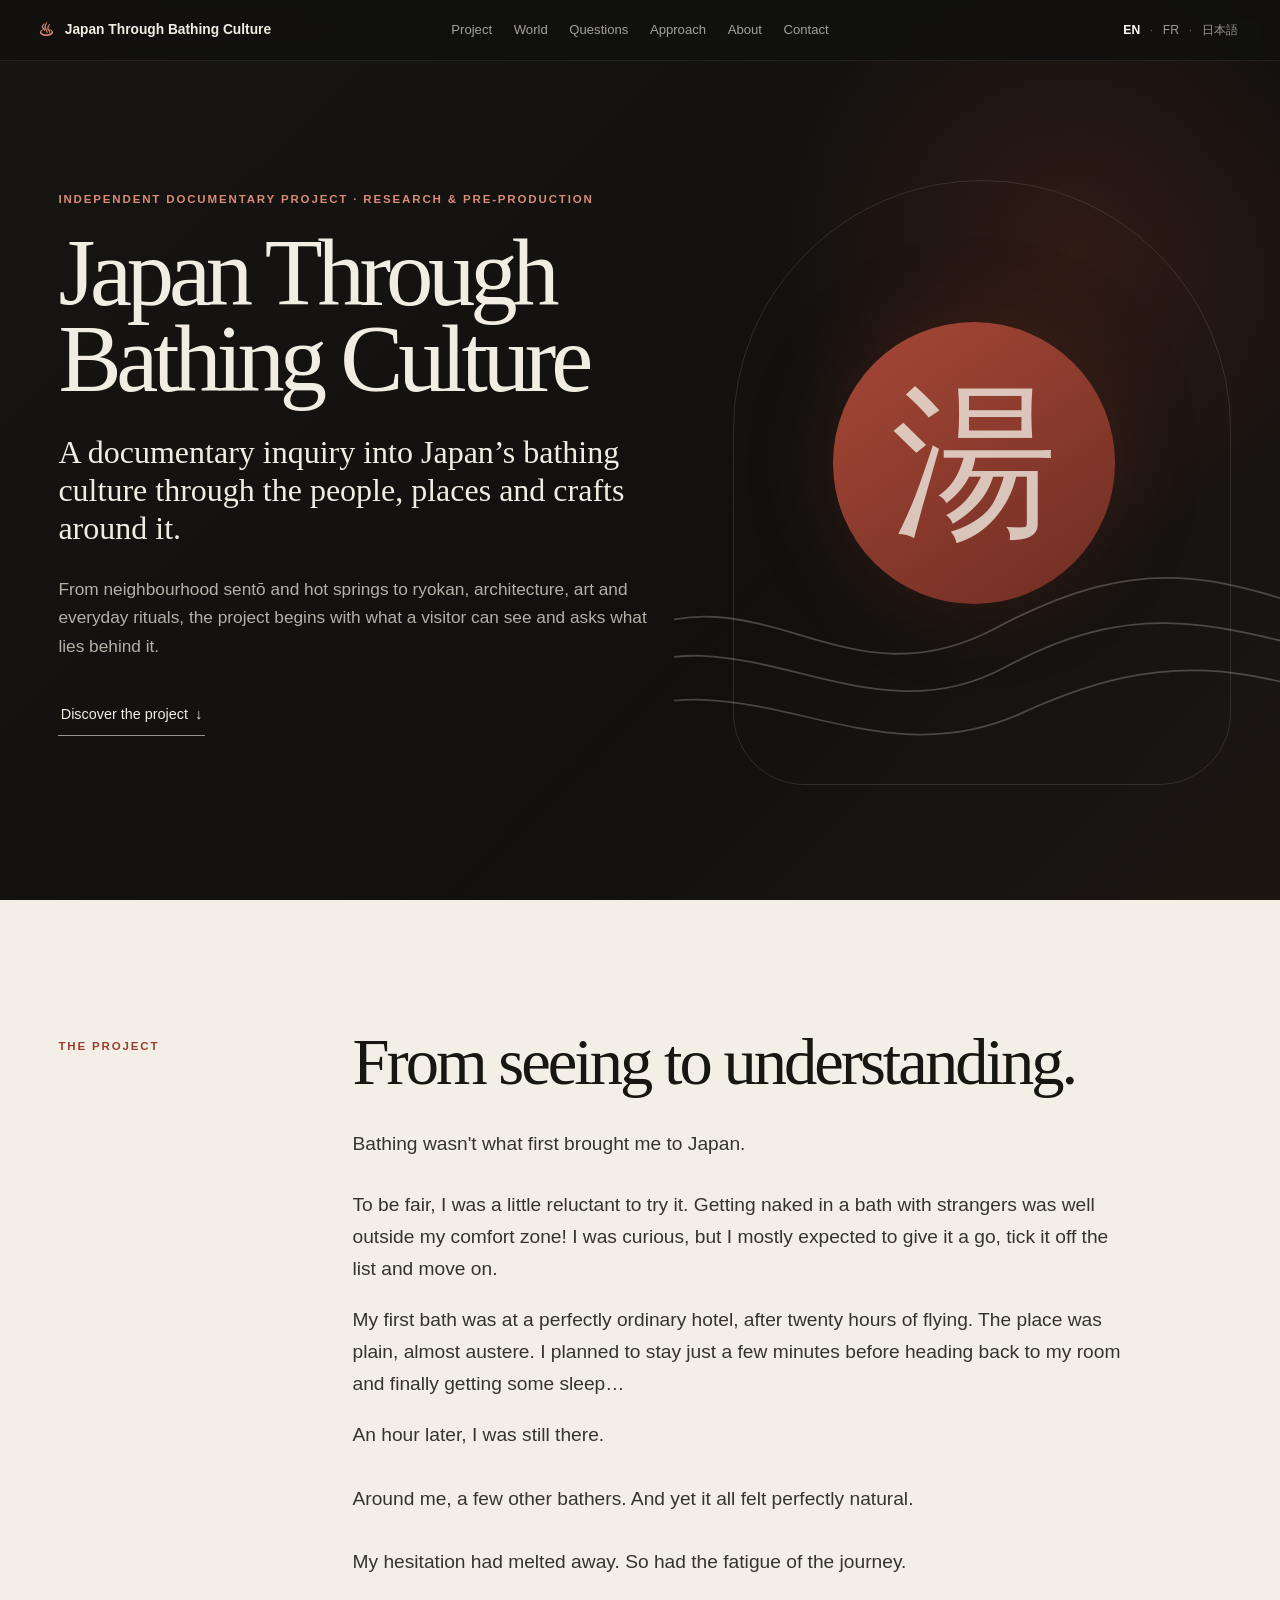
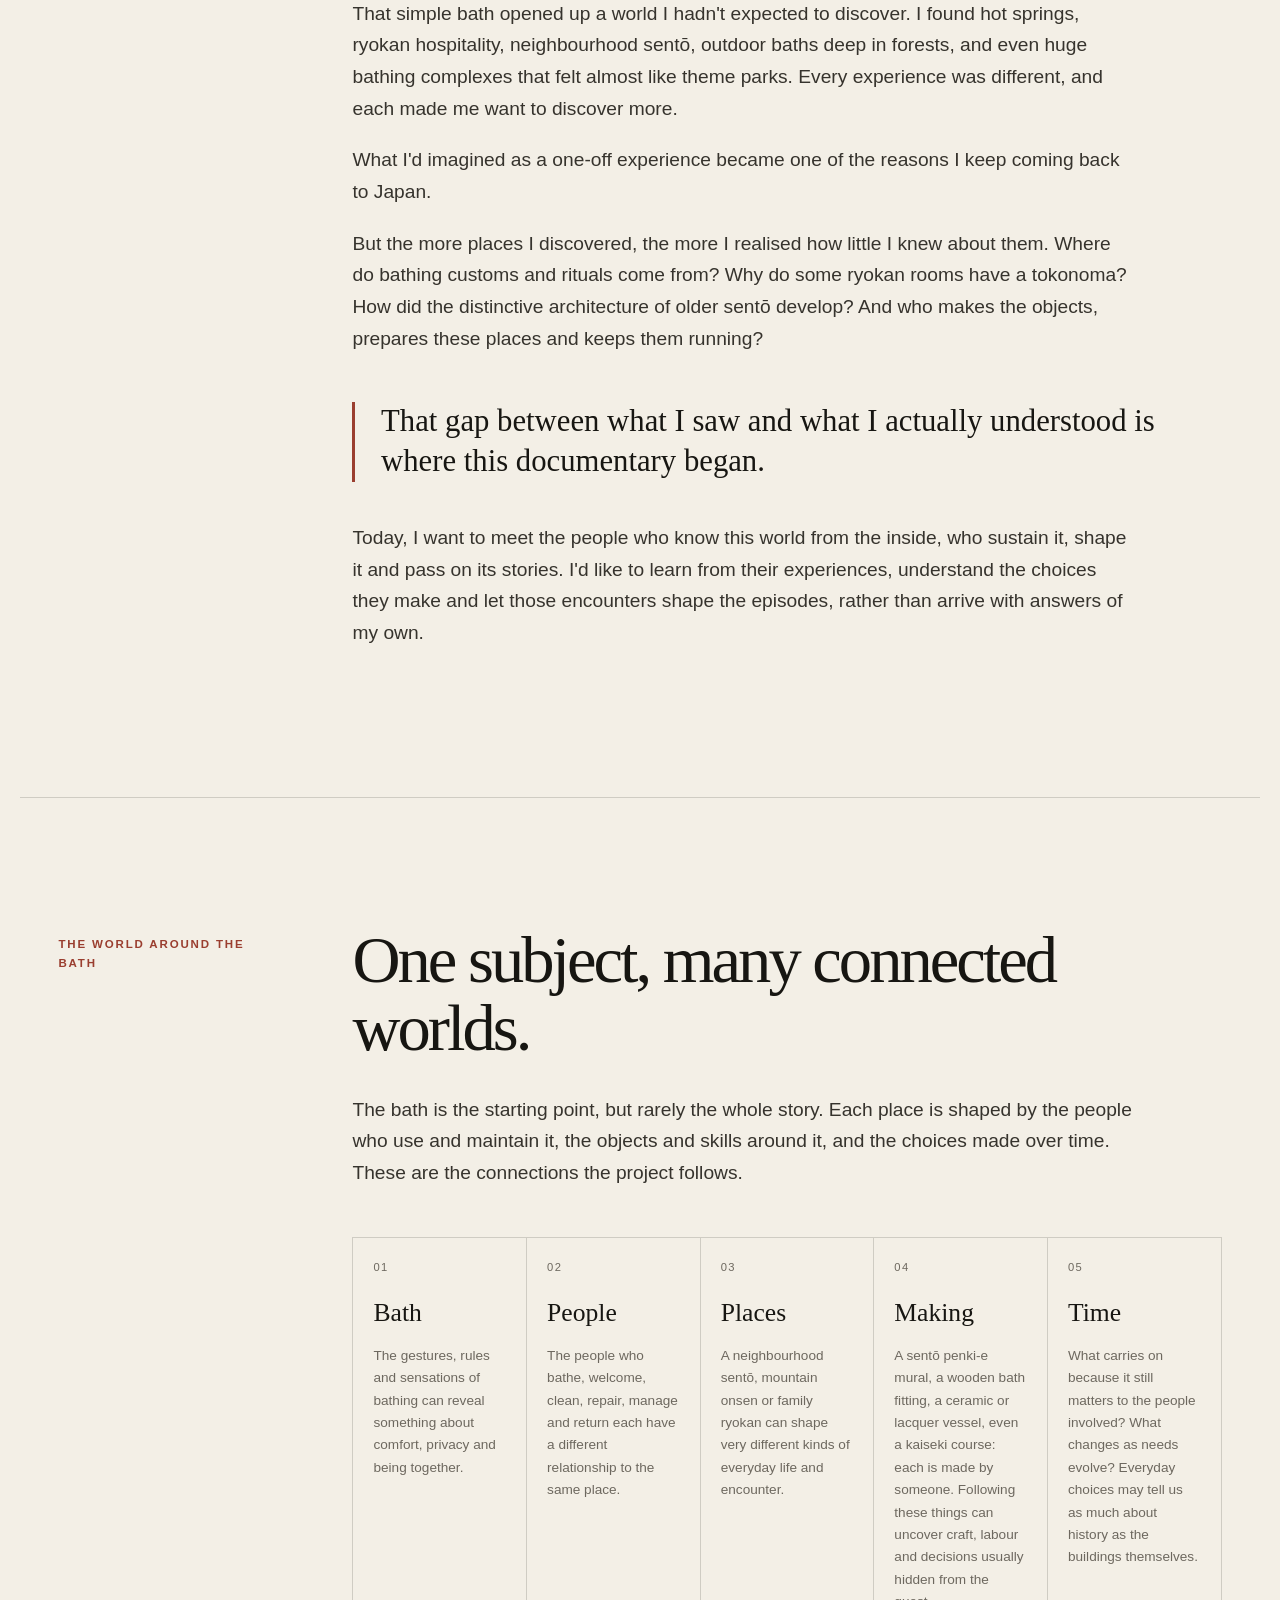
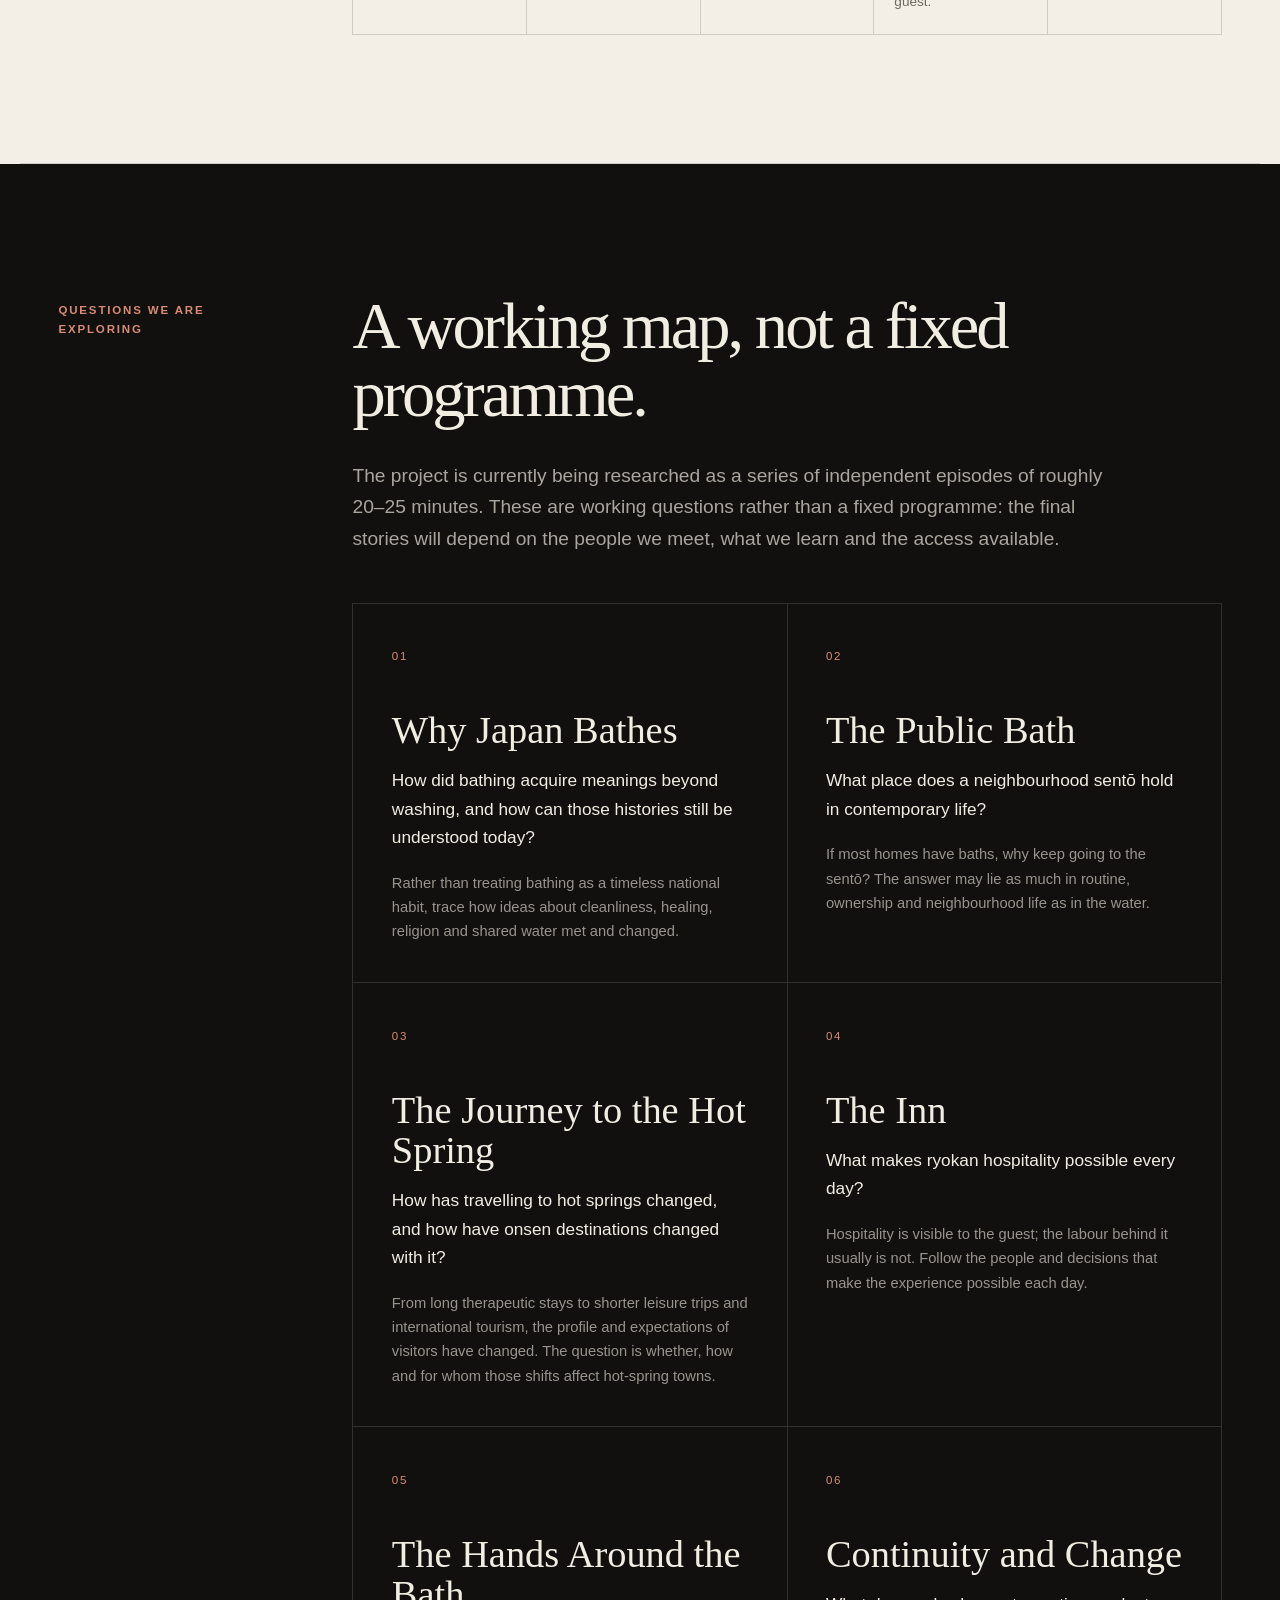
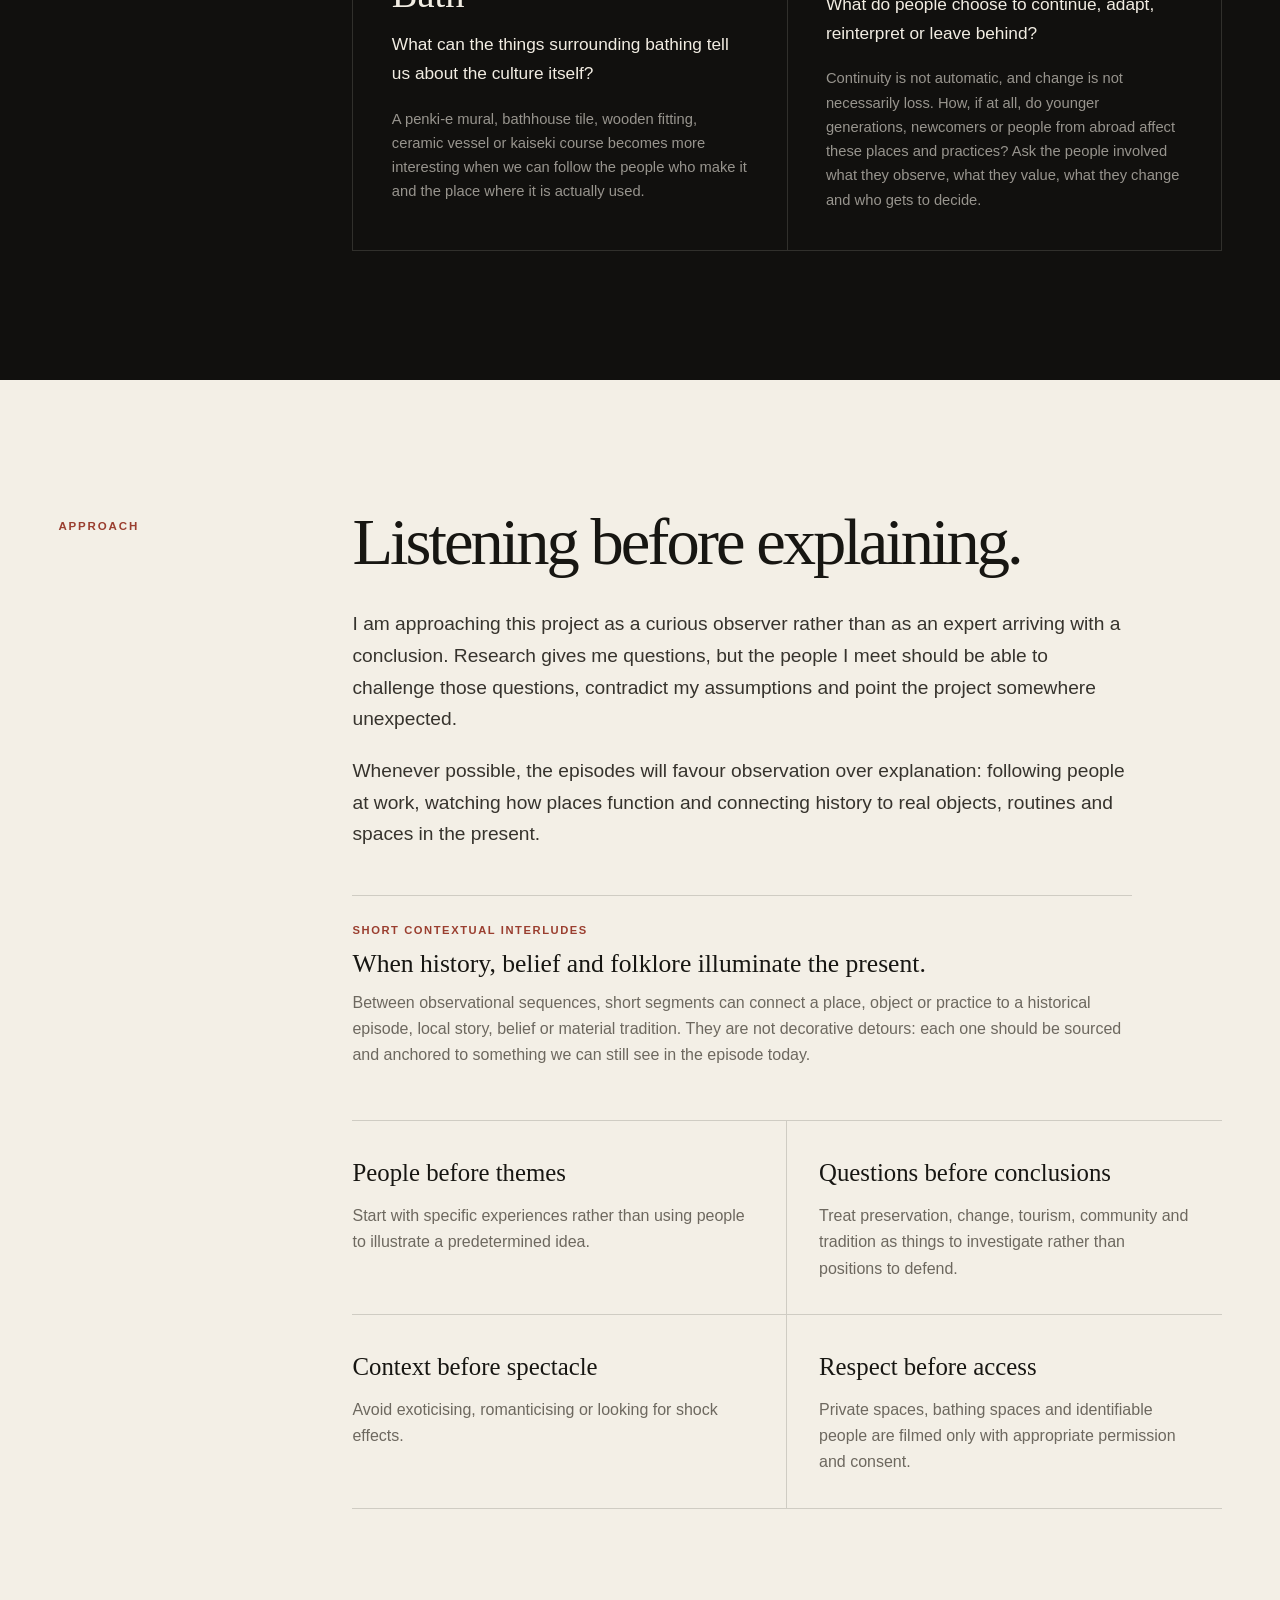
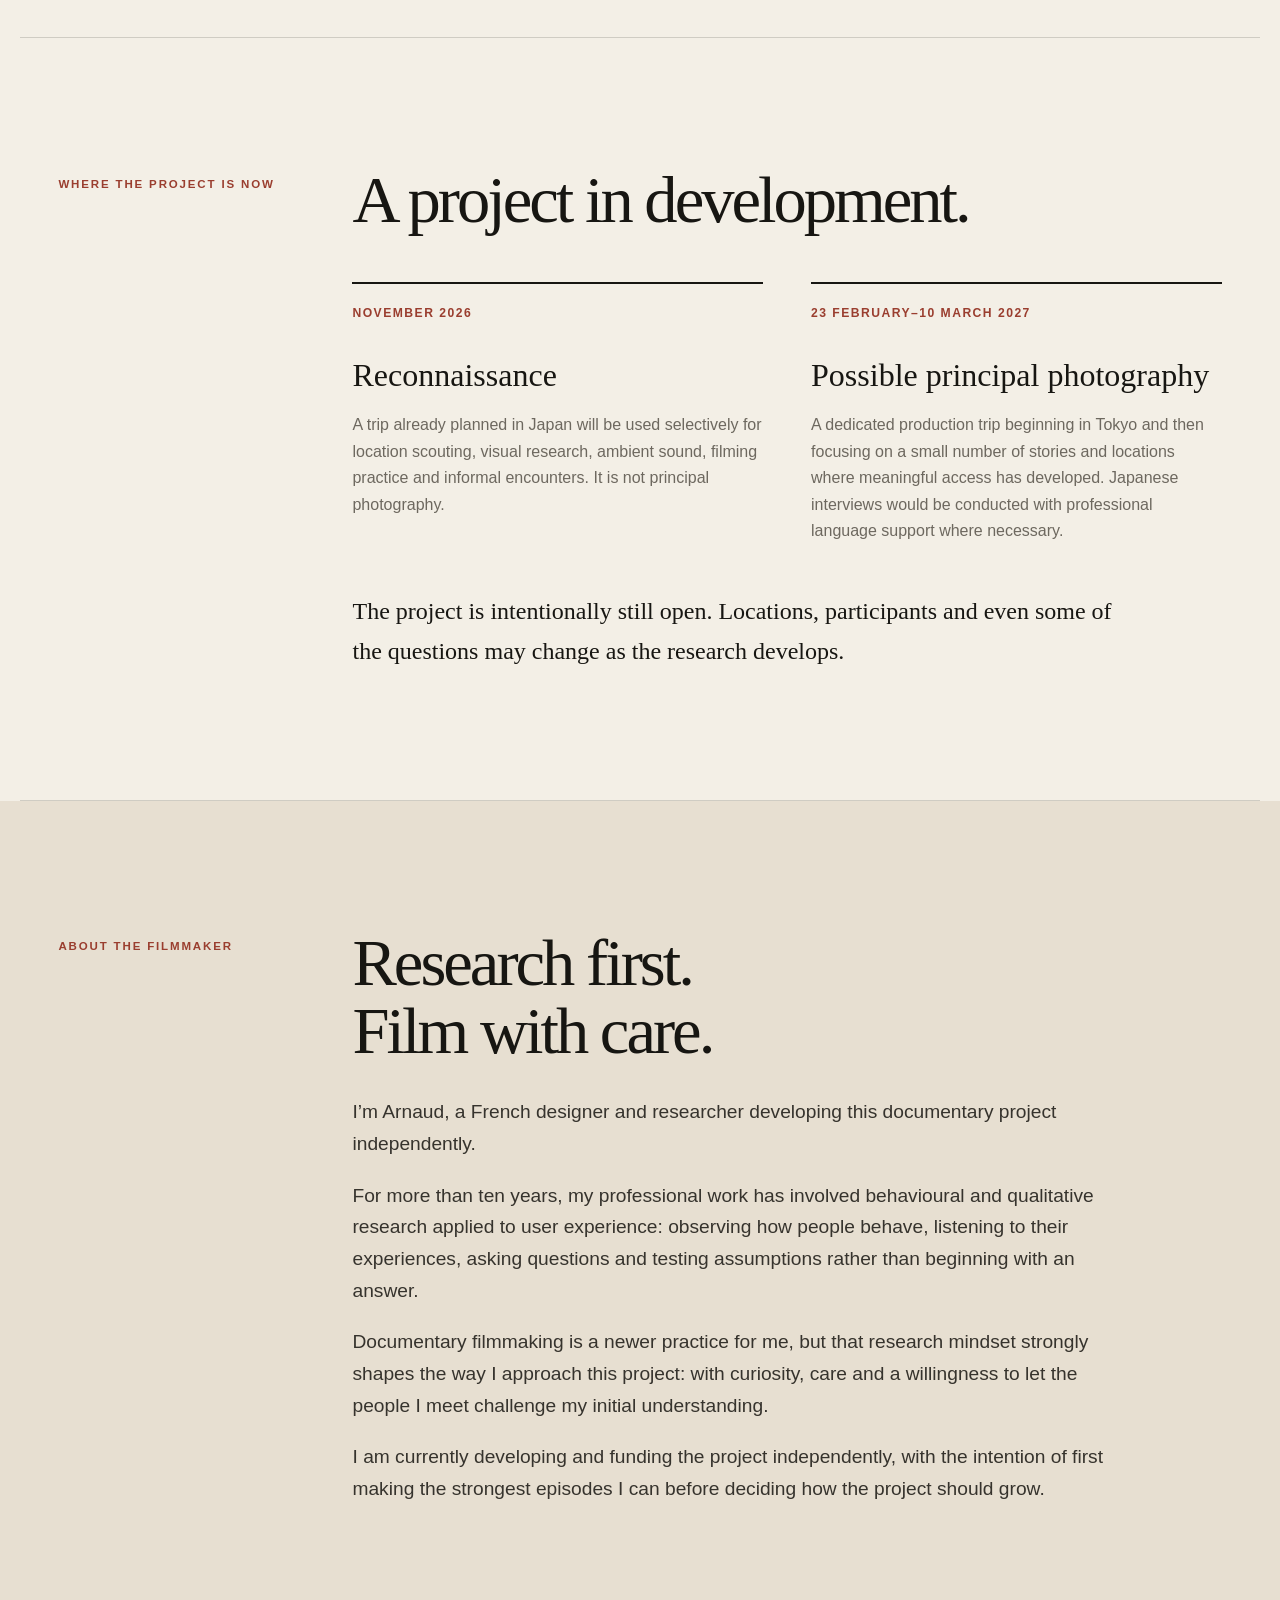
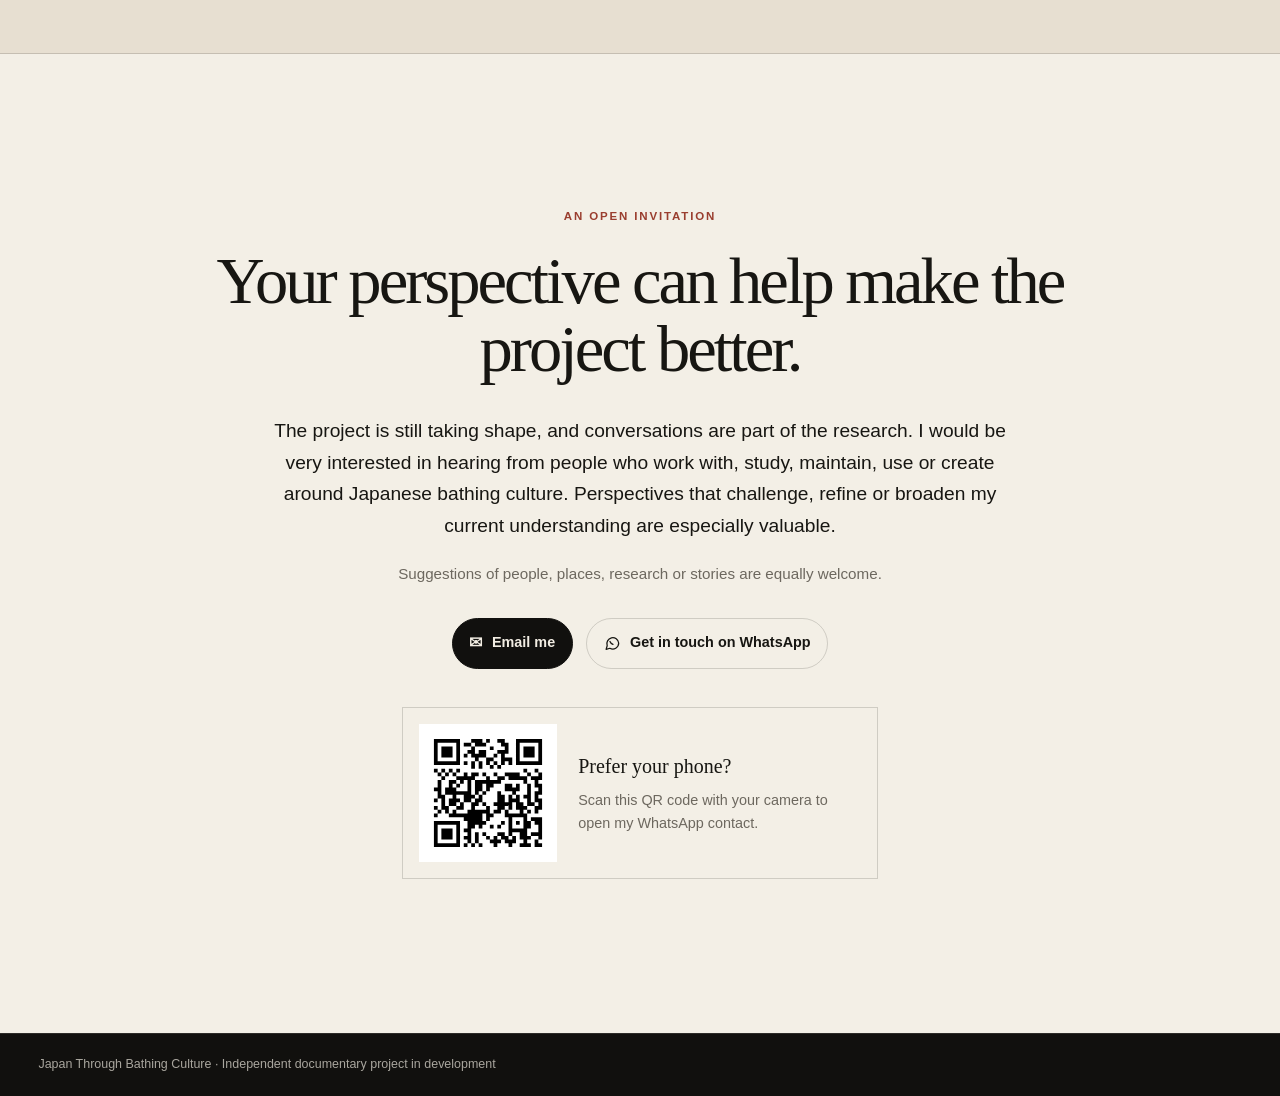
<file: index.html>
<!doctype html>
<!-- site-version: v0.8.1-world-navigation -->
<html lang="en" class="no-js">
<head>
  <meta charset="utf-8" />
  <!-- Google tag (gtag.js) -->
  <script async src="https://www.googletagmanager.com/gtag/js?id=G-T7T4V667EE"></script>
  <script>
    window.dataLayer = window.dataLayer || [];
    function gtag(){dataLayer.push(arguments);}
    gtag('js', new Date());

    gtag('config', 'G-T7T4V667EE');
  </script>
  <meta name="viewport" content="width=device-width, initial-scale=1" />
  <meta name="theme-color" content="#11100e" />
  <title>Japan Through Bathing Culture: Independent documentary project</title>
  <meta name="description" content="An independent documentary project exploring Japan’s bathing culture through the people, places and crafts that shape it." />
  <meta name="robots" content="noindex, nofollow, noarchive, nosnippet, noimageindex" />
  <meta property="og:title" content="Japan Through Bathing Culture" />
  <meta property="og:description" content="Exploring Japan’s bathing culture through the people, places and crafts that shape it." />
  <meta property="og:type" content="website" />
  <meta name="twitter:card" content="summary_large_image" />
  <link rel="stylesheet" href="styles.css?v=20261011-enfr1" />
  <script>
    document.documentElement.classList.remove('no-js');
    document.documentElement.classList.add('js');
    (() => {
      const supported = ['en', 'fr', 'ja'];
      const params = new URLSearchParams(location.search);
      const urlLang = params.get('lang');
      const stored = localStorage.getItem('bath-doc-lang');
      const browser = (navigator.languages?.[0] || navigator.language || 'en').toLowerCase();
      const browserLang = browser.startsWith('fr') ? 'fr' : browser.startsWith('ja') ? 'ja' : 'en';
      const lang = supported.includes(urlLang) ? urlLang : supported.includes(stored) ? stored : browserLang;
      document.documentElement.lang = lang;
      document.documentElement.dataset.initialLang = lang;
    })();
  </script>
</head>
<body>
  <a class="skip-link" href="#main" data-i18n="skip">Skip to content</a>

  <header class="site-header">
    <a class="brand" href="#top" aria-label="Japan Through Bathing Culture, home">
      <span class="brand-mark" aria-hidden="true">♨</span>
      <span class="brand-text">Japan Through Bathing Culture</span>
    </a>

    <nav class="main-nav" id="primary-navigation" aria-label="Primary navigation">
      <a href="#project" data-i18n="navProject">Project</a>
      <a href="#world" data-i18n="navWorld">World</a>
      <a href="#questions" data-i18n="navQuestions">Questions</a>
      <a href="#approach" data-i18n="navApproach">Approach</a>
      <a href="#about" data-i18n="navAbout">About</a>
      <a href="#contact" data-i18n="navContact">Contact</a>
    </nav>

    <button class="menu-toggle" type="button" aria-controls="primary-navigation" aria-expanded="false" aria-label="Open menu">
      <span class="menu-toggle-lines" aria-hidden="true"><span></span><span></span><span></span></span>
    </button>

    <div class="language-switcher" aria-label="Language">
      <button type="button" data-lang="en">EN</button><span aria-hidden="true">·</span>
      <button type="button" data-lang="fr">FR</button><span aria-hidden="true">·</span>
      <button type="button" data-lang="ja">日本語</button>
    </div>
  </header>

  <main id="main">
    <section class="hero" id="top" aria-labelledby="hero-title">
      <div class="hero-copy">
        <p class="eyebrow" data-i18n="heroEyebrow">Independent documentary project · Research & pre-production</p>
        <h1 id="hero-title" data-i18n="heroTitle">Japan Through Bathing Culture</h1>
        <p class="hero-statement" data-i18n="heroStatement">A documentary inquiry into Japan’s bathing culture through the people, places and crafts around it.</p>
        <p class="hero-intro" data-i18n="heroIntro">From neighbourhood sentō and hot springs to ryokan, architecture, art and everyday rituals, the project begins with what a visitor can see and asks what lies behind it.</p>
        <a class="text-link" href="#project"><span data-i18n="heroCta">Discover the project</span> <span aria-hidden="true">↓</span></a>
      </div>

      <div class="hero-art" aria-hidden="true">
        <div class="sun"></div>
        <svg viewBox="0 0 720 640" role="presentation">
          <path d="M-60 440 C100 360,190 520,360 430 S610 370,780 430" />
          <path d="M-80 488 C70 400,210 560,370 474 S620 430,800 474" />
          <path d="M-90 536 C80 452,215 605,390 525 S650 478,820 530" />
        </svg>
        <p class="hero-kanji">湯</p>
      </div>
    </section>

    <section class="section" id="project" aria-labelledby="project-title">
      <div class="section-label"><p class="eyebrow" data-i18n="projectEyebrow">The project</p></div>
      <div class="section-body prose">
        <h2 id="project-title" data-i18n="projectTitle">From seeing to understanding.</h2>
        <p class="project-lead" data-i18n="projectP1">Bathing wasn't what first brought me to Japan.</p>
        <p data-i18n="projectP2">To be fair, I was a little reluctant to try it. Getting naked in a bath with strangers was well outside my comfort zone! I was curious, but I mostly expected to give it a go, tick it off the list and move on.</p>
        <p data-i18n="projectP3">My first bath was at a perfectly ordinary hotel, after twenty hours of flying. The place was plain, almost austere. I planned to stay just a few minutes before heading back to my room and finally getting some sleep…</p>
        <p data-i18n="projectP4">An hour later, I was still there.

Around me, a few other bathers. And yet it all felt perfectly natural.

My hesitation had melted away. So had the fatigue of the journey.</p>
        <p data-i18n="projectP5">That simple bath opened up a world I hadn't expected to discover. I found hot springs, ryokan hospitality, neighbourhood sentō, outdoor baths deep in forests, and even huge bathing complexes that felt almost like theme parks. Every experience was different, and each made me want to discover more.</p>
        <p data-i18n="projectP6">What I'd imagined as a one-off experience became one of the reasons I keep coming back to Japan.</p>
        <p data-i18n="projectP7">But the more places I discovered, the more I realised how little I knew about them. Where do bathing customs and rituals come from? Why do some ryokan rooms have a tokonoma? How did the distinctive architecture of older sentō develop? And who makes the objects, prepares these places and keeps them running?</p>
        <blockquote data-i18n="projectQuote">That gap between what I saw and what I actually understood is where this documentary began.</blockquote>
        <p data-i18n="projectP8">Today, I want to meet the people who know this world from the inside, who sustain it, shape it and pass on its stories. I'd like to learn from their experiences, understand the choices they make and let those encounters shape the episodes, rather than arrive with answers of my own.</p>
      </div>
    </section>

    <section class="section" id="world" aria-labelledby="world-title">
      <div class="section-label"><p class="eyebrow" data-i18n="worldEyebrow">The world around the bath</p></div>
      <div class="section-body">
        <h2 id="world-title" data-i18n="worldTitle">One subject, many connected worlds.</h2>
        <p class="section-intro" data-i18n="worldIntro">The bath is the starting point, but rarely the whole story. Each place is shaped by the people who use and maintain it, the objects and skills around it, and the choices made over time. These are the connections the project follows.</p>
        <div class="world-grid">
          <article><span>01</span><h3 data-i18n="worldBathTitle">Bath</h3><p data-i18n="worldBathText">The gestures, rules and sensations of bathing can reveal something about comfort, privacy and being together.</p></article>
          <article><span>02</span><h3 data-i18n="worldPeopleTitle">People</h3><p data-i18n="worldPeopleText">The people who bathe, welcome, clean, repair, manage and return each have a different relationship to the same place.</p></article>
          <article><span>03</span><h3 data-i18n="worldPlacesTitle">Places</h3><p data-i18n="worldPlacesText">A neighbourhood sentō, mountain onsen or family ryokan can shape very different kinds of everyday life and encounter.</p></article>
          <article><span>04</span><h3 data-i18n="worldMakingTitle">Making</h3><p data-i18n="worldMakingText">A sentō penki-e mural, a wooden bath fitting, a ceramic or lacquer vessel, even a kaiseki course: each is made by someone. Following these things can uncover craft, labour and decisions usually hidden from the guest.</p></article>
          <article><span>05</span><h3 data-i18n="worldTimeTitle">Time</h3><p data-i18n="worldTimeText">What continues because it still works? What changes because people need it to? History becomes visible through those everyday choices.</p></article>
        </div>
      </div>
    </section>

    <section class="section dark-section" id="questions" aria-labelledby="questions-title">
      <div class="section-label"><p class="eyebrow" data-i18n="questionsEyebrow">Questions we are exploring</p></div>
      <div class="section-body">
        <h2 id="questions-title" data-i18n="questionsTitle">A working map, not a fixed programme.</h2>
        <p class="section-intro" data-i18n="questionsIntro">The project is currently being researched as a series of independent episodes of roughly 20–25 minutes. These are working questions rather than a fixed programme: the final stories will depend on the people we meet, what we learn and the access available.</p>

        <div class="question-grid">
          <article class="question-card"><span class="number">01</span><h3 data-i18n="q1Title">Why Japan Bathes</h3><p class="question" data-i18n="q1Question">How did bathing acquire meanings beyond washing, and how can those histories still be understood today?</p><p class="detail" data-i18n="q1Detail">Rather than treating bathing as a timeless national habit, trace how ideas about cleanliness, healing, religion and shared water met and changed.</p></article>
          <article class="question-card"><span class="number">02</span><h3 data-i18n="q2Title">The Public Bath</h3><p class="question" data-i18n="q2Question">What place does a neighbourhood sentō hold in contemporary life?</p><p class="detail" data-i18n="q2Detail">If most homes have baths, why keep going to the sentō? The answer may lie as much in routine, ownership and neighbourhood life as in the water.</p></article>
          <article class="question-card"><span class="number">03</span><h3 data-i18n="q3Title">The Journey to the Hot Spring</h3><p class="question" data-i18n="q3Question">How has travelling to hot springs changed, and how have onsen destinations changed with it?</p><p class="detail" data-i18n="q3Detail">From long therapeutic stays to shorter leisure trips and international tourism, the profile and expectations of visitors have changed. The question is whether, how and for whom those shifts affect hot-spring towns.</p></article>
          <article class="question-card"><span class="number">04</span><h3 data-i18n="q4Title">The Inn</h3><p class="question" data-i18n="q4Question">What makes ryokan hospitality possible every day?</p><p class="detail" data-i18n="q4Detail">Hospitality is visible to the guest; the labour behind it usually is not. Follow the people and decisions that make the experience possible each day.</p></article>
          <article class="question-card"><span class="number">05</span><h3 data-i18n="q5Title">The Hands Around the Bath</h3><p class="question" data-i18n="q5Question">What can the things surrounding bathing tell us about the culture itself?</p><p class="detail" data-i18n="q5Detail">A penki-e mural, bathhouse tile, wooden fitting, ceramic vessel or kaiseki course becomes more interesting when we can follow the people who make it and the place where it is actually used.</p></article>
          <article class="question-card"><span class="number">06</span><h3 data-i18n="q6Title">Continuity and Change</h3><p class="question" data-i18n="q6Question">What do people choose to continue, adapt, reinterpret or leave behind?</p><p class="detail" data-i18n="q6Detail">Continuity is not automatic, and change is not necessarily loss. How, if at all, do younger generations, newcomers or people from abroad affect these places and practices? Ask the people involved what they observe, what they value, what they change and who gets to decide.</p></article>
        </div>
      </div>
    </section>

    <section class="section" id="approach" aria-labelledby="approach-title">
      <div class="section-label"><p class="eyebrow" data-i18n="approachEyebrow">Approach</p></div>
      <div class="section-body">
        <h2 id="approach-title" data-i18n="approachTitle">Listening before explaining.</h2>
        <p class="section-intro" data-i18n="approachIntro">I am approaching this project as a curious observer rather than as an expert arriving with a conclusion. Research gives me questions, but the people I meet should be able to challenge those questions, contradict my assumptions and point the project somewhere unexpected.</p>
        <p class="section-intro" data-i18n="approachIntro2">Whenever possible, the episodes will favour observation over explanation: following people at work, watching how places function and connecting history to real objects, routines and spaces in the present.</p>

        <aside class="context-interlude" aria-labelledby="interlude-title">
          <p class="context-interlude-label" data-i18n="interludeEyebrow">Short contextual interludes</p>
          <h3 id="interlude-title" data-i18n="interludeTitle">When history, belief and folklore illuminate the present.</h3>
          <p data-i18n="interludeText">Between observational sequences, short segments can connect a place, object or practice to a historical episode, local story, belief or material tradition. They are not decorative detours: each one should be sourced and anchored to something we can still see in the episode today.</p>
        </aside>

        <div class="principles">
          <article><h3 data-i18n="p1Title">People before themes</h3><p data-i18n="p1Text">Start with specific experiences rather than using people to illustrate a predetermined idea.</p></article>
          <article><h3 data-i18n="p2Title">Questions before conclusions</h3><p data-i18n="p2Text">Treat preservation, change, tourism, community and tradition as things to investigate rather than positions to defend.</p></article>
          <article><h3 data-i18n="p3Title">Context before spectacle</h3><p data-i18n="p3Text">Avoid exoticising, romanticising or looking for shock effects.</p></article>
          <article><h3 data-i18n="p4Title">Respect before access</h3><p data-i18n="p4Text">Private spaces, bathing spaces and identifiable people are filmed only with appropriate permission and consent.</p></article>
        </div>
      </div>
    </section>

    <section class="section" id="status" aria-labelledby="status-title">
      <div class="section-label"><p class="eyebrow" data-i18n="statusEyebrow">Where the project is now</p></div>
      <div class="section-body">
        <h2 id="status-title" data-i18n="statusTitle">A project in development.</h2>
        <div class="timeline">
          <article><p class="date" data-i18n="novDate">November 2026</p><h3 data-i18n="novTitle">Reconnaissance</h3><p data-i18n="novText">A trip already planned in Japan will be used selectively for location scouting, visual research, ambient sound, filming practice and informal encounters. It is not principal photography.</p></article>
          <article><p class="date" data-i18n="febDate">23 February–10 March 2027</p><h3 data-i18n="febTitle">Possible principal photography</h3><p data-i18n="febText">A dedicated production trip beginning in Tokyo and then focusing on a small number of stories and locations where meaningful access has developed. Japanese interviews would be conducted with professional language support where necessary.</p></article>
        </div>
        <p class="status-note" data-i18n="statusNote">The project is intentionally still open. Locations, participants and even some of the questions may change as the research develops.</p>
      </div>
    </section>

    <section class="section soft-section" id="about" aria-labelledby="about-title">
      <div class="section-label"><p class="eyebrow" data-i18n="aboutEyebrow">About the filmmaker</p></div>
      <div class="section-body prose">
        <h2 id="about-title"><span data-i18n="aboutTitleLine1">Research first.</span><br><span data-i18n="aboutTitleLine2">Film with care.</span></h2>
        <p data-i18n="aboutP1">I’m Arnaud, a French designer and researcher developing this documentary project independently.</p>
        <p data-i18n="aboutP2">For more than ten years, my professional work has involved behavioural and qualitative research applied to user experience: observing how people behave, listening to their experiences, asking questions and testing assumptions rather than beginning with an answer.</p>
        <p data-i18n="aboutP3">Documentary filmmaking is a newer practice for me, but that research mindset strongly shapes the way I approach this project: with curiosity, care and a willingness to let the people I meet challenge my initial understanding.</p>
        <p data-i18n="aboutP5">I am currently developing and funding the project independently, with the intention of first making the strongest episodes I can before deciding how the project should grow.</p>
      </div>
    </section>

    <section class="closing" id="contact" aria-labelledby="closing-title">
      <p class="eyebrow" data-i18n="closingEyebrow">An open invitation</p>
      <h2 id="closing-title" data-i18n="closingTitle">Your perspective can help make the project better.</h2>
      <p data-i18n="closingText">The project is still taking shape, and conversations are part of the research. I would be very interested in hearing from people who work with, study, maintain, use or create around Japanese bathing culture. Perspectives that challenge, refine or broaden my current understanding are especially valuable.</p>
      <p class="closing-note" data-i18n="closingNote">Suggestions of people, places, research or stories are equally welcome.</p>
      <div class="contact-actions" aria-label="Contact options">
        <button class="contact-button contact-button-primary" type="button" data-contact="email">
          <span class="contact-icon" aria-hidden="true">✉</span>
          <span data-i18n="contactEmail">Email me</span>
        </button>
        <button class="contact-button" type="button" data-contact="whatsapp">
          <svg class="contact-icon contact-icon-svg" aria-hidden="true" viewBox="0 0 24 24" focusable="false">
            <path d="M21 11.5a8.5 8.5 0 0 1-12.6 7.45L3 20.5l1.55-5.2A8.5 8.5 0 1 1 21 11.5Z"></path>
            <path d="M8.5 9.25c.8 2.05 2.2 3.45 4.25 4.25"></path>
          </svg>
          <span data-i18n="contactWhatsapp">Get in touch on WhatsApp</span>
        </button>
      </div>
      <div class="contact-qr">
        <img src="assets/whatsapp-qr.svg" alt="" width="186" height="186" loading="lazy">
        <div>
          <p class="contact-qr-title" data-i18n="contactQrTitle">Prefer your phone?</p>
          <p class="contact-qr-text" data-i18n="contactQrText">Scan this QR code with your camera to open the WhatsApp chat directly.</p>
        </div>
      </div>
    </section>
  </main>

  <a class="back-to-top" href="#top"><span class="back-to-top-icon" aria-hidden="true">↑</span><span data-i18n="backTop">Back to top</span></a>

  <footer class="site-footer">
    <p>Japan Through Bathing Culture · <span data-i18n="footerText">Independent documentary project in development</span></p>
  </footer>

  <script src="script.js?v=20261011-enfr1"></script>
</body>
</html>
</file>
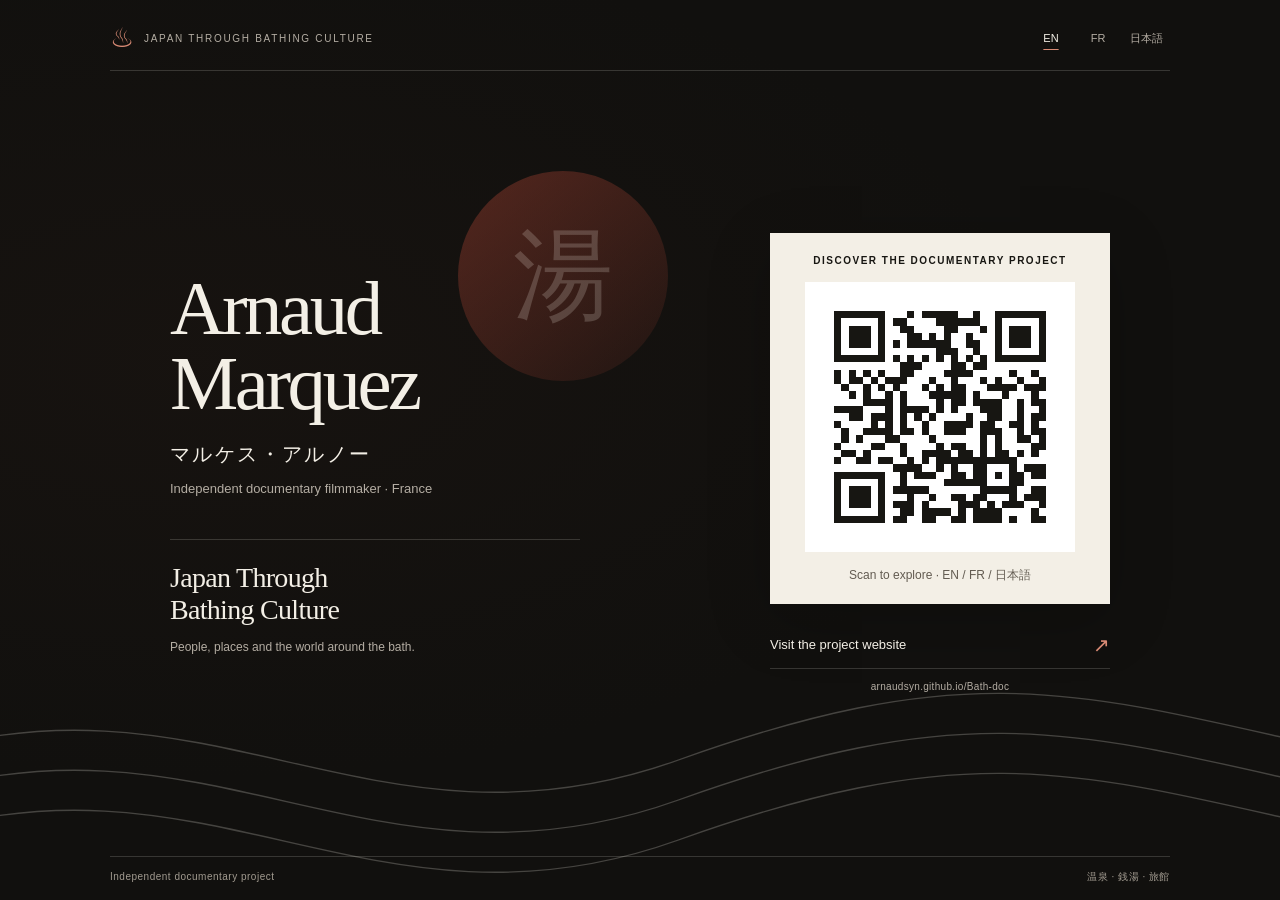
<file: card.html>
<!doctype html>
<html lang="en">
<head>
  <meta charset="utf-8">
  <meta name="viewport" content="width=device-width, initial-scale=1, viewport-fit=cover">
  <meta name="theme-color" content="#11100e">
  <meta name="robots" content="noindex, nofollow, noarchive, nosnippet, noimageindex">
  <meta name="description" content="Arnaud Marquez · Japan Through Bathing Culture · Independent documentary project">
  <title>Arnaud Marquez · Japan Through Bathing Culture</title>
  <style>
    :root{color-scheme:dark;--paper:#f3efe6;--muted:#b4ada3;--accent:#d98b75;--line:rgba(243,239,230,.17);--serif:Georgia,"Times New Roman","Yu Mincho","Hiragino Mincho ProN",serif;--sans:-apple-system,BlinkMacSystemFont,"Segoe UI","Hiragino Sans","Yu Gothic",sans-serif}
    *{box-sizing:border-box}body{margin:0;background:#11100e;color:var(--paper);font-family:var(--sans);-webkit-text-size-adjust:100%;line-height:1.5}button,a{-webkit-tap-highlight-color:transparent;touch-action:manipulation}a{color:inherit}button{font:inherit}:focus-visible{outline:3px solid var(--accent);outline-offset:5px}
    .page{position:relative;isolation:isolate;min-height:100svh;display:flex;flex-direction:column;padding:max(16px,env(safe-area-inset-top)) max(24px,env(safe-area-inset-right)) max(16px,env(safe-area-inset-bottom)) max(24px,env(safe-area-inset-left));overflow:hidden;background:radial-gradient(ellipse at 15% 40%,#291b153d,transparent 55%)}
    .topbar{display:flex;justify-content:space-between;align-items:center;gap:20px;width:min(1060px,100%);margin:0 auto;border-bottom:1px solid var(--line);padding-bottom:10px}.brand{text-decoration:none;display:flex;align-items:center;gap:10px;min-height:44px}.brand-mark{color:var(--accent);font-size:27px;line-height:1}.brand-label{font-size:10px;letter-spacing:.17em;text-transform:uppercase;color:var(--muted)}.languages{display:flex;gap:3px}.languages button{min-width:44px;min-height:44px;border:0;background:none;color:var(--muted);font-size:11px;padding:0 7px;cursor:pointer}.languages button[aria-pressed=true]{color:var(--paper);text-decoration:underline;text-decoration-color:var(--accent);text-underline-offset:7px}
    main{width:min(940px,100%);margin:auto;display:grid;grid-template-columns:minmax(0,1fr) 340px;align-items:center;gap:clamp(40px,8vw,110px);padding:52px 0}.identity{position:relative}.motif{position:absolute;width:210px;height:210px;right:0;top:-100px;z-index:-1;pointer-events:none;display:grid;place-items:center;border-radius:50%;background:linear-gradient(140deg,#9a3e2f7a,#6e2d2326);color:#f3efe632;font-family:var(--serif);font-size:100px}h1{font-family:var(--serif);font-size:clamp(52px,6vw,80px);font-weight:400;line-height:.98;letter-spacing:-.045em;margin:0}h1 span{display:block}.japanese-name{font-family:"Yu Mincho","Hiragino Mincho ProN",serif;font-size:20px;letter-spacing:.12em;margin:18px 0 0}.role{color:var(--muted);font-size:13px;margin:10px 0 0}.project{margin-top:40px;padding-top:22px;border-top:1px solid var(--line);max-width:410px}.project-title{font-family:var(--serif);font-size:28px;font-weight:400;line-height:1.15;letter-spacing:-.025em;margin:0}.project-note{font-size:12px;color:var(--muted);margin:12px 0 0}
    .scan-panel{margin:0;text-align:center}.qr-frame{background:var(--paper);padding:20px;color:#171612;box-shadow:0 16px 60px #0003}.qr-heading{font-size:10px;font-weight:650;letter-spacing:.15em;text-transform:uppercase;margin:0 0 14px}.qr-link{display:block;width:100%;max-width:270px;margin:auto;background:#fff;line-height:0}.qr-link svg{display:block;width:100%;height:auto;aspect-ratio:1;shape-rendering:crispEdges}.scan-note{margin:14px 0 0;font-size:12px;color:#625b51}.visit{display:flex;align-items:center;justify-content:space-between;gap:18px;min-height:48px;border-bottom:1px solid var(--line);margin-top:17px;text-decoration:none;font-size:13px}.visit:hover{color:var(--accent)}.visit .arrow{font-size:20px;color:var(--accent)}.address{font-size:10px;color:var(--muted);margin:10px 0 0;letter-spacing:.03em}
    footer{display:flex;justify-content:space-between;gap:20px;width:min(1060px,100%);margin:0 auto;color:#a29b90;font-size:10px;letter-spacing:.05em;padding-top:12px;border-top:1px solid var(--line)}footer p{margin:0}.waves{position:absolute;bottom:0;left:0;width:100%;height:210px;z-index:-1;pointer-events:none;opacity:.12;fill:none;stroke:var(--paper);stroke-width:1}
    html[lang=ja] .project-title{font-family:var(--serif);font-size:27px;line-height:1.45;letter-spacing:0}
    @media(max-width:700px){.page{padding-left:max(22px,env(safe-area-inset-left));padding-right:max(22px,env(safe-area-inset-right))}.brand-label{display:none}main{width:min(360px,100%);grid-template-columns:1fr;gap:26px;padding:26px 0}h1{font-size:clamp(43px,12.5vw,56px)}h1 span{display:inline}h1 span+span:before{content:' '}.japanese-name{font-size:17px;margin-top:10px}.role{font-size:12px;margin-top:6px}.motif{width:110px;height:110px;top:-3px;right:-18px;font-size:60px}.project{margin-top:22px;padding-top:16px;max-width:none}.project-title{font-size:26px;max-width:300px}.project-note{margin-top:8px;font-size:11px}.scan-panel{width:min(280px,100%);justify-self:center}.qr-frame{padding:14px}.qr-link{max-width:230px}.qr-heading{margin-bottom:10px;font-size:9px}.scan-note{margin-top:10px;font-size:11px}.visit{margin-top:10px}.address{margin-top:6px;font-size:9px}footer{font-size:9px}.waves{height:180px}html[lang=ja] .project-title{font-size:23px}}
    @media(max-width:360px){.page{padding-left:18px;padding-right:18px}main{padding:20px 0;gap:22px}.scan-panel{width:252px}.project-title{font-size:24px}h1{font-size:42px}.japanese-name{font-size:16px}}
    @media(max-height:740px) and (max-width:700px){main{padding:18px 0;gap:18px}.project{margin-top:16px;padding-top:12px}.scan-panel{width:240px}.qr-link{max-width:190px}.project-note{margin-top:6px}h1{font-size:44px}}
    @media(min-width:701px) and (max-height:650px){main{padding:32px 0}.motif{top:-30px}}
    @media(prefers-reduced-motion:no-preference){.identity,.scan-panel{animation:arrive .6s both}.scan-panel{animation-delay:.08s}@keyframes arrive{from{opacity:0;transform:translateY(8px)}to{opacity:1;transform:none}}}
    @media print{:root{color-scheme:light}.page{background:#fff;color:#171612;min-height:auto}main{padding:30px 0}.motif,.waves,.languages,footer{display:none}.role,.project-note,.address{color:#625b51}.project,.topbar,.visit{border-color:#aaa}.qr-frame{box-shadow:none;border:1px solid #ddd}.brand-label{color:#625b51}}
    @media(max-width:700px){.identity>.project,.scan-panel>figcaption{display:none}}
    .scan-space{display:contents}
    @media(max-width:700px) and (orientation:portrait){
      .page{height:100svh;min-height:0;padding-left:max(10px,env(safe-area-inset-left));padding-right:max(10px,env(safe-area-inset-right))}
      .topbar,footer{width:calc(100% - 24px);flex:none}footer{gap:8px}
      main{width:100%;min-height:0;flex:1;margin:0 auto;grid-template-rows:auto minmax(0,1fr);gap:clamp(12px,3svh,24px);padding:clamp(12px,3svh,24px) 0}
      .identity{width:calc(100% - 24px);margin:0 auto}h1{font-size:clamp(36px,11.6vw,56px)}
      .scan-space{display:grid;place-items:center;container-type:size;min-height:0;width:100%;height:100%}
      .scan-panel{--qr-size:min(80vw,calc(100cqw - 28px),calc(100cqh - 78px));width:calc(var(--qr-size) + 28px)}
      .qr-link{width:var(--qr-size);max-width:none}
    }
    @media(prefers-reduced-motion:no-preference){
      .waves{opacity:.23;stroke-width:1.35}
      .waves path{transform-box:view-box;transform-origin:center;animation:water-drift 7s ease-in-out infinite alternate}
      .waves path:nth-child(2){animation-duration:9s;animation-delay:-3s;animation-direction:alternate-reverse}
      .waves path:nth-child(3){animation-duration:11s;animation-delay:-5s}
      @keyframes water-drift{
        from{transform:translate(-60px,22px) scaleY(.86)}
        to{transform:translate(60px,-22px) scaleY(1.13)}
      }
    }
  </style>
</head>
<body>
<div class="page">
  <header class="topbar">
    <a class="brand" href="https://arnaudsyn.github.io/Bath-doc/" aria-label="Japan Through Bathing Culture"><span class="brand-mark" aria-hidden="true">♨</span><span class="brand-label">Japan Through Bathing Culture</span></a>
    <nav class="languages" aria-label="Language"><button type="button" data-lang="en" aria-pressed="true" lang="en">EN</button><button type="button" data-lang="fr" aria-pressed="false" lang="fr">FR</button><button type="button" data-lang="ja" aria-pressed="false" lang="ja">日本語</button></nav>
  </header>
  <main>
    <section class="identity" aria-labelledby="name">
      <div class="motif" aria-hidden="true">湯</div>
      <h1 id="name" lang="fr"><span>Arnaud</span> <span>Marquez</span></h1>
      <p class="japanese-name" lang="ja">マルケス・アルノー</p>
      <p class="role" data-copy="role">Independent documentary filmmaker · France</p>
      <div class="project"><h2 class="project-title" data-copy="title">Japan Through<br>Bathing Culture</h2><p class="project-note" data-copy="note">People, places and the world around the bath.</p></div>
    </section>
    <div class="scan-space">
    <figure class="scan-panel">
      <div class="qr-frame">
        <p class="qr-heading" data-copy="qrTitle">Discover the documentary project</p>
        <a class="qr-link" href="https://arnaudsyn.github.io/Bath-doc/" aria-label="Open the documentary website">
        <svg xmlns="http://www.w3.org/2000/svg" viewBox="0 0 37 37" role="img" aria-labelledby="qr-title"><title id="qr-title">QR code: https://arnaudsyn.github.io/Bath-doc/</title><rect width="37" height="37" fill="#fff"/><path d="M4 4h1v1h-1z M5 4h1v1h-1z M6 4h1v1h-1z M7 4h1v1h-1z M8 4h1v1h-1z M9 4h1v1h-1z M10 4h1v1h-1z M14 4h1v1h-1z M16 4h1v1h-1z M17 4h1v1h-1z M18 4h1v1h-1z M19 4h1v1h-1z M20 4h1v1h-1z M23 4h1v1h-1z M26 4h1v1h-1z M27 4h1v1h-1z M28 4h1v1h-1z M29 4h1v1h-1z M30 4h1v1h-1z M31 4h1v1h-1z M32 4h1v1h-1z M4 5h1v1h-1z M10 5h1v1h-1z M12 5h1v1h-1z M13 5h1v1h-1z M18 5h1v1h-1z M19 5h1v1h-1z M20 5h1v1h-1z M21 5h1v1h-1z M22 5h1v1h-1z M23 5h1v1h-1z M26 5h1v1h-1z M32 5h1v1h-1z M4 6h1v1h-1z M6 6h1v1h-1z M7 6h1v1h-1z M8 6h1v1h-1z M10 6h1v1h-1z M13 6h1v1h-1z M14 6h1v1h-1z M19 6h1v1h-1z M20 6h1v1h-1z M24 6h1v1h-1z M26 6h1v1h-1z M28 6h1v1h-1z M29 6h1v1h-1z M30 6h1v1h-1z M32 6h1v1h-1z M4 7h1v1h-1z M6 7h1v1h-1z M7 7h1v1h-1z M8 7h1v1h-1z M10 7h1v1h-1z M14 7h1v1h-1z M15 7h1v1h-1z M17 7h1v1h-1z M19 7h1v1h-1z M22 7h1v1h-1z M26 7h1v1h-1z M28 7h1v1h-1z M29 7h1v1h-1z M30 7h1v1h-1z M32 7h1v1h-1z M4 8h1v1h-1z M6 8h1v1h-1z M7 8h1v1h-1z M8 8h1v1h-1z M10 8h1v1h-1z M12 8h1v1h-1z M14 8h1v1h-1z M15 8h1v1h-1z M16 8h1v1h-1z M17 8h1v1h-1z M18 8h1v1h-1z M19 8h1v1h-1z M22 8h1v1h-1z M23 8h1v1h-1z M26 8h1v1h-1z M28 8h1v1h-1z M29 8h1v1h-1z M30 8h1v1h-1z M32 8h1v1h-1z M4 9h1v1h-1z M10 9h1v1h-1z M18 9h1v1h-1z M19 9h1v1h-1z M20 9h1v1h-1z M23 9h1v1h-1z M26 9h1v1h-1z M32 9h1v1h-1z M4 10h1v1h-1z M5 10h1v1h-1z M6 10h1v1h-1z M7 10h1v1h-1z M8 10h1v1h-1z M9 10h1v1h-1z M10 10h1v1h-1z M12 10h1v1h-1z M14 10h1v1h-1z M16 10h1v1h-1z M18 10h1v1h-1z M20 10h1v1h-1z M22 10h1v1h-1z M24 10h1v1h-1z M26 10h1v1h-1z M27 10h1v1h-1z M28 10h1v1h-1z M29 10h1v1h-1z M30 10h1v1h-1z M31 10h1v1h-1z M32 10h1v1h-1z M13 11h1v1h-1z M14 11h1v1h-1z M15 11h1v1h-1z M20 11h1v1h-1z M21 11h1v1h-1z M23 11h1v1h-1z M24 11h1v1h-1z M4 12h1v1h-1z M6 12h1v1h-1z M8 12h1v1h-1z M10 12h1v1h-1z M13 12h1v1h-1z M14 12h1v1h-1z M19 12h1v1h-1z M20 12h1v1h-1z M21 12h1v1h-1z M22 12h1v1h-1z M28 12h1v1h-1z M31 12h1v1h-1z M4 13h1v1h-1z M6 13h1v1h-1z M7 13h1v1h-1z M9 13h1v1h-1z M11 13h1v1h-1z M12 13h1v1h-1z M13 13h1v1h-1z M17 13h1v1h-1z M20 13h1v1h-1z M24 13h1v1h-1z M26 13h1v1h-1z M29 13h1v1h-1z M32 13h1v1h-1z M5 14h1v1h-1z M8 14h1v1h-1z M10 14h1v1h-1z M12 14h1v1h-1z M16 14h1v1h-1z M18 14h1v1h-1z M20 14h1v1h-1z M21 14h1v1h-1z M25 14h1v1h-1z M26 14h1v1h-1z M27 14h1v1h-1z M28 14h1v1h-1z M30 14h1v1h-1z M31 14h1v1h-1z M32 14h1v1h-1z M6 15h1v1h-1z M8 15h1v1h-1z M11 15h1v1h-1z M13 15h1v1h-1z M17 15h1v1h-1z M18 15h1v1h-1z M19 15h1v1h-1z M20 15h1v1h-1z M21 15h1v1h-1z M23 15h1v1h-1z M27 15h1v1h-1z M31 15h1v1h-1z M8 16h1v1h-1z M9 16h1v1h-1z M10 16h1v1h-1z M11 16h1v1h-1z M13 16h1v1h-1z M18 16h1v1h-1z M20 16h1v1h-1z M21 16h1v1h-1z M23 16h1v1h-1z M24 16h1v1h-1z M25 16h1v1h-1z M26 16h1v1h-1z M29 16h1v1h-1z M31 16h1v1h-1z M32 16h1v1h-1z M4 17h1v1h-1z M5 17h1v1h-1z M6 17h1v1h-1z M7 17h1v1h-1z M11 17h1v1h-1z M13 17h1v1h-1z M14 17h1v1h-1z M15 17h1v1h-1z M16 17h1v1h-1z M18 17h1v1h-1z M20 17h1v1h-1z M24 17h1v1h-1z M25 17h1v1h-1z M26 17h1v1h-1z M29 17h1v1h-1z M32 17h1v1h-1z M6 18h1v1h-1z M7 18h1v1h-1z M9 18h1v1h-1z M10 18h1v1h-1z M11 18h1v1h-1z M13 18h1v1h-1z M15 18h1v1h-1z M17 18h1v1h-1z M22 18h1v1h-1z M25 18h1v1h-1z M26 18h1v1h-1z M29 18h1v1h-1z M31 18h1v1h-1z M32 18h1v1h-1z M4 19h1v1h-1z M9 19h1v1h-1z M11 19h1v1h-1z M13 19h1v1h-1z M16 19h1v1h-1z M19 19h1v1h-1z M20 19h1v1h-1z M21 19h1v1h-1z M22 19h1v1h-1z M24 19h1v1h-1z M25 19h1v1h-1z M28 19h1v1h-1z M29 19h1v1h-1z M31 19h1v1h-1z M5 20h1v1h-1z M8 20h1v1h-1z M9 20h1v1h-1z M10 20h1v1h-1z M11 20h1v1h-1z M13 20h1v1h-1z M14 20h1v1h-1z M16 20h1v1h-1z M19 20h1v1h-1z M20 20h1v1h-1z M21 20h1v1h-1z M24 20h1v1h-1z M25 20h1v1h-1z M26 20h1v1h-1z M29 20h1v1h-1z M31 20h1v1h-1z M32 20h1v1h-1z M5 21h1v1h-1z M7 21h1v1h-1z M11 21h1v1h-1z M12 21h1v1h-1z M17 21h1v1h-1z M24 21h1v1h-1z M26 21h1v1h-1z M29 21h1v1h-1z M30 21h1v1h-1z M32 21h1v1h-1z M4 22h1v1h-1z M9 22h1v1h-1z M10 22h1v1h-1z M13 22h1v1h-1z M18 22h1v1h-1z M20 22h1v1h-1z M21 22h1v1h-1z M24 22h1v1h-1z M26 22h1v1h-1z M31 22h1v1h-1z M32 22h1v1h-1z M5 23h1v1h-1z M6 23h1v1h-1z M8 23h1v1h-1z M13 23h1v1h-1z M16 23h1v1h-1z M17 23h1v1h-1z M18 23h1v1h-1z M19 23h1v1h-1z M21 23h1v1h-1z M22 23h1v1h-1z M24 23h1v1h-1z M26 23h1v1h-1z M27 23h1v1h-1z M29 23h1v1h-1z M31 23h1v1h-1z M4 24h1v1h-1z M7 24h1v1h-1z M8 24h1v1h-1z M10 24h1v1h-1z M11 24h1v1h-1z M14 24h1v1h-1z M16 24h1v1h-1z M18 24h1v1h-1z M19 24h1v1h-1z M20 24h1v1h-1z M21 24h1v1h-1z M22 24h1v1h-1z M23 24h1v1h-1z M24 24h1v1h-1z M25 24h1v1h-1z M26 24h1v1h-1z M27 24h1v1h-1z M28 24h1v1h-1z M12 25h1v1h-1z M13 25h1v1h-1z M14 25h1v1h-1z M15 25h1v1h-1z M18 25h1v1h-1z M20 25h1v1h-1z M23 25h1v1h-1z M24 25h1v1h-1z M28 25h1v1h-1z M30 25h1v1h-1z M31 25h1v1h-1z M32 25h1v1h-1z M4 26h1v1h-1z M5 26h1v1h-1z M6 26h1v1h-1z M7 26h1v1h-1z M8 26h1v1h-1z M9 26h1v1h-1z M10 26h1v1h-1z M13 26h1v1h-1z M15 26h1v1h-1z M16 26h1v1h-1z M17 26h1v1h-1z M20 26h1v1h-1z M21 26h1v1h-1z M23 26h1v1h-1z M24 26h1v1h-1z M26 26h1v1h-1z M28 26h1v1h-1z M29 26h1v1h-1z M31 26h1v1h-1z M32 26h1v1h-1z M4 27h1v1h-1z M10 27h1v1h-1z M13 27h1v1h-1z M19 27h1v1h-1z M20 27h1v1h-1z M21 27h1v1h-1z M22 27h1v1h-1z M23 27h1v1h-1z M24 27h1v1h-1z M28 27h1v1h-1z M29 27h1v1h-1z M4 28h1v1h-1z M6 28h1v1h-1z M7 28h1v1h-1z M8 28h1v1h-1z M10 28h1v1h-1z M12 28h1v1h-1z M13 28h1v1h-1z M14 28h1v1h-1z M15 28h1v1h-1z M16 28h1v1h-1z M24 28h1v1h-1z M25 28h1v1h-1z M26 28h1v1h-1z M27 28h1v1h-1z M28 28h1v1h-1z M31 28h1v1h-1z M32 28h1v1h-1z M4 29h1v1h-1z M6 29h1v1h-1z M7 29h1v1h-1z M8 29h1v1h-1z M10 29h1v1h-1z M14 29h1v1h-1z M17 29h1v1h-1z M20 29h1v1h-1z M21 29h1v1h-1z M23 29h1v1h-1z M24 29h1v1h-1z M28 29h1v1h-1z M30 29h1v1h-1z M31 29h1v1h-1z M32 29h1v1h-1z M4 30h1v1h-1z M6 30h1v1h-1z M7 30h1v1h-1z M8 30h1v1h-1z M10 30h1v1h-1z M12 30h1v1h-1z M13 30h1v1h-1z M14 30h1v1h-1z M16 30h1v1h-1z M21 30h1v1h-1z M22 30h1v1h-1z M23 30h1v1h-1z M25 30h1v1h-1z M27 30h1v1h-1z M28 30h1v1h-1z M29 30h1v1h-1z M32 30h1v1h-1z M4 31h1v1h-1z M10 31h1v1h-1z M13 31h1v1h-1z M14 31h1v1h-1z M16 31h1v1h-1z M17 31h1v1h-1z M18 31h1v1h-1z M19 31h1v1h-1z M21 31h1v1h-1z M23 31h1v1h-1z M24 31h1v1h-1z M25 31h1v1h-1z M26 31h1v1h-1z M31 31h1v1h-1z M4 32h1v1h-1z M5 32h1v1h-1z M6 32h1v1h-1z M7 32h1v1h-1z M8 32h1v1h-1z M9 32h1v1h-1z M10 32h1v1h-1z M12 32h1v1h-1z M13 32h1v1h-1z M16 32h1v1h-1z M17 32h1v1h-1z M20 32h1v1h-1z M21 32h1v1h-1z M23 32h1v1h-1z M24 32h1v1h-1z M25 32h1v1h-1z M26 32h1v1h-1z M28 32h1v1h-1z M31 32h1v1h-1z M32 32h1v1h-1z" fill="#171612"/></svg>
        </a>
        <p class="scan-note" data-copy="scan">Scan to explore · EN / FR / 日本語</p>
      </div>
      <figcaption><a class="visit" href="https://arnaudsyn.github.io/Bath-doc/"><span data-copy="visit">Visit the project website</span><span class="arrow" aria-hidden="true">↗</span></a><p class="address">arnaudsyn.github.io/Bath-doc</p></figcaption>
    </figure>
    </div>
  </main>
  <footer><p data-copy="footer">Independent documentary project</p><p>温泉 · 銭湯 · 旅館</p></footer>
  <svg class="waves" viewBox="0 0 1000 210" preserveAspectRatio="none" aria-hidden="true"><path d="M-80 70 C160-35 290 180 530 70 S850 5 1080 70"/><path d="M-80 110 C160 5 290 220 530 110 S850 45 1080 110"/><path d="M-80 150 C160 45 290 260 530 150 S850 85 1080 150"/></svg>
</div>
<script>
(() => {
  const copy = {
    en:{role:'Independent documentary filmmaker · France',title:'Japan Through\nBathing Culture',note:'People, places and the world around the bath.',qrTitle:'Discover the documentary project',scan:'Scan to explore · EN / FR / 日本語',visit:'Visit the project website',footer:'Independent documentary project',qrLabel:'Open the documentary website',language:'Language'},
    fr:{role:'Documentariste indépendant · France',title:'Le Japon à travers\nla culture du bain',note:'Des personnes, des lieux et tout un monde autour du bain.',qrTitle:'Découvrir le projet documentaire',scan:'Scanner pour découvrir · FR / EN / 日本語',visit:'Découvrir le site du projet',footer:'Projet documentaire indépendant',qrLabel:'Ouvrir le site du documentaire',language:'Langue'},
    ja:{role:'フランスの自主制作ドキュメンタリー制作者',title:'入浴文化を通して\n日本を知る',note:'風呂をめぐる、人と場所と日々の営み。',qrTitle:'ドキュメンタリー企画のご紹介',scan:'読み取ってサイトへ · 日本語 / EN / FR',visit:'企画のウェブサイトを見る',footer:'自主制作ドキュメンタリー企画',qrLabel:'ドキュメンタリー企画のウェブサイトを見る',language:'言語の切り替え'}
  };
  const supported = Object.keys(copy);
  function setLanguage(lang, persist=false){
    if(!supported.includes(lang)) lang='en';
    document.documentElement.lang=lang;
    document.querySelectorAll('[data-copy]').forEach(el=>{
      const value=copy[lang][el.dataset.copy];
      el.textContent=value;
      if(el.dataset.copy==='title'){el.style.whiteSpace='pre-line';}
    });
    document.querySelectorAll('[data-lang]').forEach(el=>el.setAttribute('aria-pressed',String(el.dataset.lang===lang)));
    document.querySelector('.languages').setAttribute('aria-label',copy[lang].language);
    document.querySelector('.qr-link').setAttribute('aria-label',copy[lang].qrLabel);
    // Keep the QR destination fixed; direct links open the currently selected language.
    document.querySelectorAll('a').forEach(el=>el.href='https://arnaudsyn.github.io/Bath-doc/?lang='+lang);
    if(persist){
      try{localStorage.setItem('bath-doc-lang',lang);}catch{}
      const url=new URL(location.href);url.searchParams.set('lang',lang);history.replaceState(null,'',url);
    }
  }
  let stored;try{stored=localStorage.getItem('bath-doc-lang');}catch{}
  const requested=new URLSearchParams(location.search).get('lang');
  const browser=(navigator.languages?.[0]||navigator.language||'en').toLowerCase().split('-')[0];
  setLanguage([requested,stored,browser,'en'].find(lang=>supported.includes(lang)));
  document.querySelectorAll('[data-lang]').forEach(el=>el.addEventListener('click',()=>setLanguage(el.dataset.lang,true)));
})();
</script>
</body>
</html>
</file>
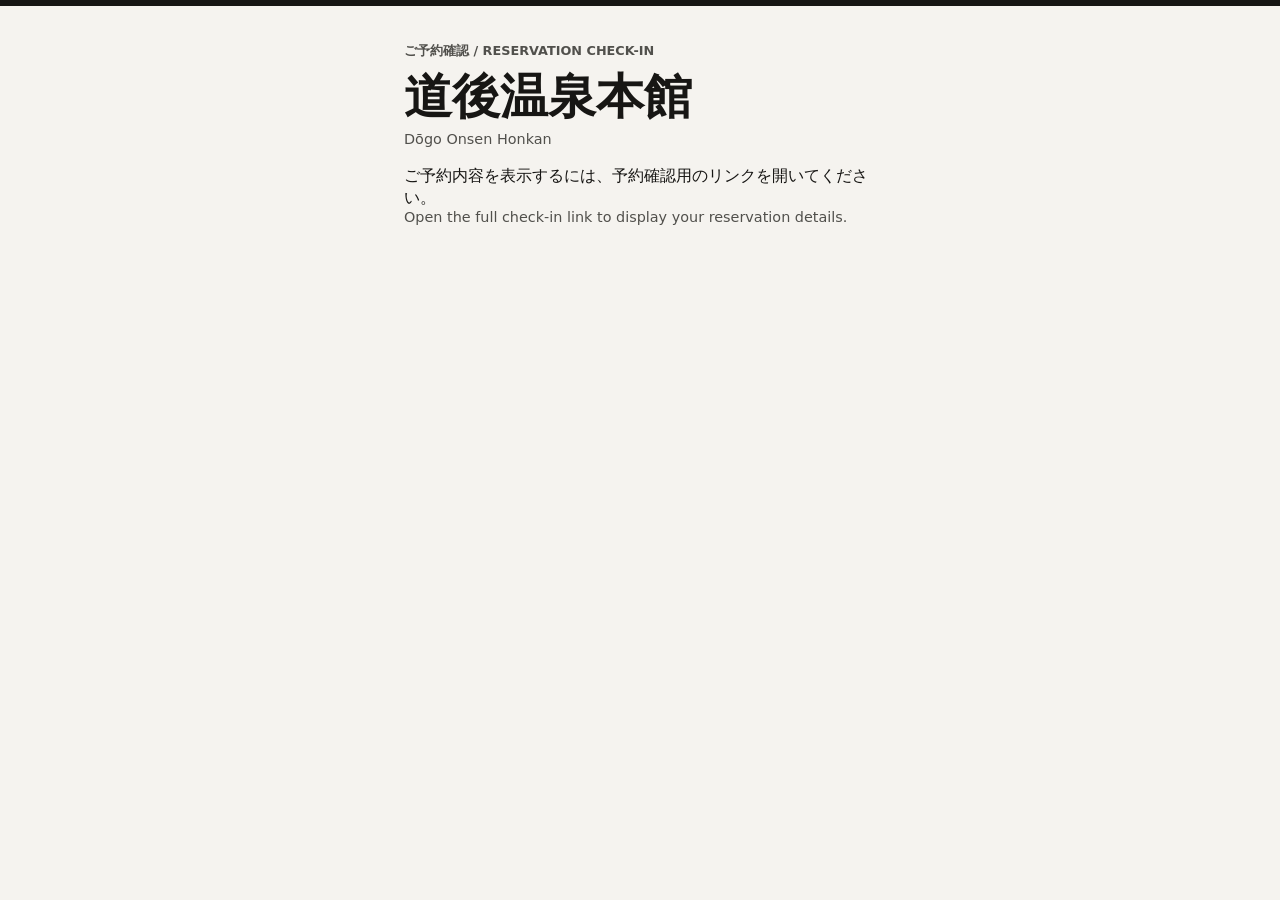
<file: dogo-check-in.html>
<!doctype html>
<html lang="ja">
<head>
  <meta charset="utf-8">
  <meta name="viewport" content="width=device-width, initial-scale=1">
  <meta name="robots" content="noindex, nofollow">
  <meta name="referrer" content="no-referrer">
  <meta http-equiv="Content-Security-Policy" content="default-src 'none'; style-src 'unsafe-inline'; script-src 'unsafe-inline'; base-uri 'none'; form-action 'none'">
  <meta name="theme-color" content="#f5f3ef">
  <title>道後温泉本館 ご予約確認 | Dōgo Onsen check-in</title>
  <style>
    :root { color-scheme: light; background: #f5f3ef; color: #171614; font: 100%/1.35 system-ui, sans-serif; }
    * { box-sizing: border-box; }
    body { margin: 0; border-top: 6px solid #171614; }
    main { max-width: 34rem; margin: 0 auto; padding: clamp(1rem, 5vw, 2.25rem); }
    h1, h2, p, dl, dd { margin: 0; }
    .en, dt, .eyebrow { color: #51504c; }
    .en { display: block; font-size: .9rem; }
    .eyebrow { font-size: .8rem; font-weight: 650; }
    h1 { margin-top: .35rem; font-family: 'Hiragino Mincho ProN', 'Yu Mincho', serif; font-size: clamp(1.9rem, 8vw, 3rem); }
    .date { margin: .9rem 0; border-top: 1px solid #c8c3bb; padding-top: .75rem; }
    .date strong { font-size: 1.2rem; }
    section { border: 1px solid #d8d4cb; border-radius: .9rem; background: white; padding: .85rem 1rem; margin-bottom: .65rem; }
    h2 { font-size: 1.45rem; }
    dl { display: grid; grid-template-columns: 1fr 1fr; gap: .5rem; border-top: 1px solid #ddd8d1; padding-top: .45rem; margin-top: .55rem; }
    dt { font-size: .75rem; }
    dd { font-size: clamp(1.95rem, 9vw, 3.25rem); font-weight: 750; font-variant-numeric: tabular-nums; line-height: 1.12; white-space: nowrap; }
    .name { margin-top: .85rem; }
    .name strong { display: block; font-size: 1.2rem; margin-top: .12rem; }
    .notice { margin-top: 1rem; }
    [hidden] { display: none !important; }
  </style>
</head>
<body>
  <main>
    <header>
      <p class="eyebrow">ご予約確認 <span lang="en">/ RESERVATION CHECK-IN</span></p>
      <h1>道後温泉本館</h1>
      <p class="en" lang="en">Dōgo Onsen Honkan</p>
    </header>
    <div id="card" hidden>
      <p class="date"><strong id="date-ja"></strong><span class="en" lang="en" id="date-en"></span></p>
      <section id="morning-booking" aria-labelledby="hisho" hidden>
        <h2 id="hisho">飛翔の間</h2>
        <p class="en" lang="en">Hishō no Ma</p>
        <dl>
          <div><dt>時間 <span lang="en">/ Time</span></dt><dd id="time-a"></dd></div>
          <div><dt>予約ID <span lang="en">/ Reservation ID</span></dt><dd id="id-a"></dd></div>
        </dl>
      </section>
      <section id="evening-booking" aria-labelledby="shirasagi" hidden>
        <h2 id="shirasagi">しらさぎの間</h2>
        <p class="en" lang="en">Shirasagi no Ma</p>
        <dl>
          <div><dt>時間 <span lang="en">/ Time</span></dt><dd id="time-b"></dd></div>
          <div><dt>予約ID <span lang="en">/ Reservation ID</span></dt><dd id="id-b"></dd></div>
        </dl>
      </section>
      <footer class="name">
        <p class="eyebrow">予約名 <span lang="en">/ Booking name</span></p>
        <strong id="name-ja"></strong>
        <p class="en" lang="en" id="name-en"></p>
      </footer>
    </div>
    <p id="notice" class="notice">ご予約内容を表示するには、予約確認用のリンクを開いてください。<span class="en" lang="en">Open the full check-in link to display your reservation details.</span></p>
  </main>
  <script>
    let switchTimer;

    function showBooking(cutoff) {
      clearTimeout(switchTimer);
      const millisecondsUntilSwitch = cutoff - Date.now();
      const showMorning = millisecondsUntilSwitch > 0;
      document.getElementById('morning-booking').hidden = !showMorning;
      document.getElementById('evening-booking').hidden = showMorning;
      if (showMorning) {
        switchTimer = setTimeout(() => showBooking(cutoff), Math.min(millisecondsUntilSwitch, 2_147_483_647));
      }
    }

    function renderCard() {
      clearTimeout(switchTimer);
      const params = new URLSearchParams(location.hash.slice(1));
      const dateText = params.get('d') || '';
      const date = new Date(`${dateText}T00:00:00Z`);
      const [timeA, idA, timeB, idB, nameJa, nameEn] = ['ta', 'a', 'tb', 'b', 'ja', 'en'].map(key => params.get(key) || '');
      const timePattern = /^(?:[01]\d|2[0-3]):[0-5]\d$/;
      const idPattern = /^\d{1,8}$/;
      const validDate = /^\d{4}-\d{2}-\d{2}$/.test(dateText) && Number.isFinite(date.getTime()) && date.toISOString().slice(0, 10) === dateText;
      const hasDetails = validDate && timePattern.test(timeA) && timePattern.test(timeB) && idPattern.test(idA) && idPattern.test(idB) && nameJa && nameEn;
      document.getElementById('card').hidden = !hasDetails;
      document.getElementById('notice').hidden = Boolean(hasDetails);
      if (!hasDetails) return;

      const dateStyle = { timeZone: 'UTC', year: 'numeric', month: 'long', day: 'numeric' };
      const weekdayJa = new Intl.DateTimeFormat('ja-JP', { timeZone: 'UTC', weekday: 'short' }).format(date);
      const values = {
        'date-ja': `${new Intl.DateTimeFormat('ja-JP', dateStyle).format(date)}（${weekdayJa}）`,
        'date-en': new Intl.DateTimeFormat('en-GB', { ...dateStyle, weekday: 'long' }).format(date),
        'time-a': timeA, 'id-a': idA, 'time-b': timeB, 'id-b': idB, 'name-ja': nameJa, 'name-en': nameEn
      };
      for (const [id, value] of Object.entries(values)) document.getElementById(id).textContent = value;
      // The switch follows the booking date in Japan, regardless of the device's time zone.
      showBooking(Date.parse(`${dateText}T13:00:00+09:00`));
    }
    renderCard();
    window.addEventListener('hashchange', renderCard);
    window.addEventListener('pageshow', renderCard);
    document.addEventListener('visibilitychange', () => {
      if (!document.hidden) renderCard();
    });
  </script>
</body>
</html>
</file>
<file: styles.css>
:root{
  --ink:#171612;--paper:#f3efe6;--paper-deep:#e7dfd1;--muted:#6d685f;
  --line:rgba(23,22,18,.16);--accent:#9a3e2f;--dark:#11100e;
  --light:#f2ede3;--max:1240px;--gutter:clamp(1.1rem,3vw,3rem);
  --serif:Georgia,"Times New Roman","Yu Mincho","Hiragino Mincho ProN",serif;
  --sans:-apple-system,BlinkMacSystemFont,"Segoe UI","Hiragino Sans","Yu Gothic","Noto Sans JP",sans-serif
}
*{box-sizing:border-box}html{scroll-behavior:smooth}body{margin:0;background:var(--paper);color:var(--ink);font-family:var(--sans);line-height:1.65;text-rendering:optimizeLegibility}
a{color:inherit}.skip-link{position:fixed;top:.7rem;left:.7rem;z-index:100;padding:.7rem 1rem;background:var(--paper);border:1px solid var(--ink);transform:translateY(-180%)}.skip-link:focus{transform:none}
:focus-visible{outline:3px solid #d6755d;outline-offset:4px}
.site-header{position:fixed;top:0;left:0;right:0;width:100%;z-index:20;display:grid;grid-template-columns:1fr auto 1fr;align-items:center;gap:1rem;padding:.9rem var(--gutter);color:var(--light);background:rgba(17,16,14,.82);border-bottom:1px solid rgba(243,239,230,.08);-webkit-backdrop-filter:blur(10px);backdrop-filter:blur(10px)}
.brand{display:inline-flex;align-items:center;gap:.65rem;width:max-content;text-decoration:none;font-size:.86rem;font-weight:650}.brand-mark{color:#dd8a72;font-size:1.15rem}
.main-nav{display:flex;gap:1.35rem}.main-nav a{color:rgba(242,237,227,.66);font-size:.82rem;font-weight:500;text-decoration:none;text-underline-offset:.28em;text-decoration-thickness:1px;transition:color .16s ease,font-weight .16s ease}.main-nav a:hover{color:#fff;text-decoration:underline}.main-nav a[aria-current="location"]{color:#fff;font-weight:700}
.menu-toggle{display:none;border:0;background:none;color:var(--light);width:44px;height:44px;padding:10px;cursor:pointer;align-items:center;justify-content:center}.menu-toggle-lines{display:grid;gap:4px;width:20px}.menu-toggle-lines span{display:block;height:1.5px;background:currentColor;transform-origin:center;transition:transform .16s ease,opacity .16s ease}.menu-toggle[aria-expanded="true"] .menu-toggle-lines span:nth-child(1){transform:translateY(5.5px) rotate(45deg)}.menu-toggle[aria-expanded="true"] .menu-toggle-lines span:nth-child(2){opacity:0}.menu-toggle[aria-expanded="true"] .menu-toggle-lines span:nth-child(3){transform:translateY(-5.5px) rotate(-45deg)}
.language-switcher{justify-self:end;display:flex;align-items:center;gap:.35rem;color:rgba(242,237,227,.35);font-size:.76rem}.language-switcher button{border:0;padding:.35rem .25rem;background:none;color:rgba(242,237,227,.62);font:inherit;cursor:pointer}.language-switcher button[aria-pressed=true]{color:#fff;font-weight:700}
.hero{min-height:100svh;display:grid;grid-template-columns:minmax(0,1.05fr) minmax(360px,.95fr);align-items:center;gap:clamp(2rem,6vw,7rem);padding:max(5rem,8vh) var(--gutter) clamp(3rem,6vh,5rem);overflow:hidden;color:var(--light);background:radial-gradient(circle at 84% 28%,rgba(172,70,49,.2),transparent 24%),linear-gradient(135deg,#171512 0%,#11100e 62%,#1d1713 100%)}
.hero-copy{position:relative;z-index:3;width:min(760px,100%);margin-left:max(0px,calc((100vw - var(--max))/2))}
.eyebrow{margin:0 0 1.3rem;color:var(--accent);font-size:.72rem;font-weight:750;letter-spacing:.16em;text-transform:uppercase}.hero .eyebrow,.dark-section .eyebrow{color:#d98b75}
.hero h1{margin:0;max-width:900px;font-family:var(--serif);font-size:clamp(3.3rem,7.4vw,8.2rem);font-weight:400;line-height:.91;letter-spacing:-.055em}
.hero-statement{max-width:760px;margin:2rem 0 0;font-family:var(--serif);font-size:clamp(1.4rem,2.5vw,2.4rem);line-height:1.18}.hero-intro{max-width:700px;margin:1.7rem 0 2rem;color:rgba(242,237,227,.72);font-size:clamp(1rem,1.35vw,1.17rem)}
.text-link{display:inline-flex;align-items:center;gap:.45rem;min-height:44px;padding:.55rem .15rem .5rem;border-bottom:1px solid rgba(242,237,227,.6);text-decoration:none;font-size:.9rem;line-height:1.25;touch-action:manipulation;-webkit-tap-highlight-color:transparent}
.hero-art{position:relative;min-height:560px;align-self:stretch;display:grid;place-items:center;pointer-events:none;-webkit-user-select:none;user-select:none}.hero-art:before{content:"";position:absolute;inset:13% 2% 8% 5%;border:1px solid rgba(242,237,227,.12);border-radius:999px 999px 18rem 18rem}.hero-art svg{position:absolute;width:120%;bottom:4%;right:-14%;fill:none;stroke:rgba(242,237,227,.24);stroke-width:2}.sun{width:clamp(160px,22vw,300px);aspect-ratio:1;border-radius:50%;background:linear-gradient(145deg,#a74837,#6e2d23);box-shadow:0 0 90px rgba(166,65,44,.22)}.hero-kanji{position:absolute;margin:0;font-family:var(--serif);font-size:clamp(5rem,13vw,11rem);color:rgba(242,237,227,.78);pointer-events:none;-webkit-user-select:none;user-select:none}
section[id]{scroll-margin-top:68px}.section{display:grid;grid-template-columns:minmax(150px,1fr) minmax(0,4fr);gap:clamp(2rem,6vw,7rem);max-width:var(--max);margin:0 auto;padding:clamp(5rem,10vw,9rem) var(--gutter);border-bottom:1px solid var(--line)}.section-label{padding-top:.55rem}
.section-body h2,.closing h2{max-width:920px;margin:0 0 2rem;font-family:var(--serif);font-size:clamp(2.2rem,5.2vw,5.2rem);font-weight:400;line-height:1.02;letter-spacing:-.045em}.prose>p,.section-intro{max-width:780px;margin:0 0 1.25rem;color:#36332d;font-size:clamp(1.05rem,1.5vw,1.24rem)}
.prose>.project-lead{margin-bottom:1.85rem}
blockquote{max-width:850px;margin:3rem 0 2.5rem;padding-left:1.6rem;border-left:3px solid var(--accent);font-family:var(--serif);font-size:clamp(1.4rem,2.4vw,2.15rem);line-height:1.3}
.world-grid{margin-top:3rem;display:grid;grid-template-columns:repeat(5,1fr);border-top:1px solid var(--line);border-left:1px solid var(--line)}.world-grid article{min-height:250px;display:flex;flex-direction:column;padding:1.25rem;border-right:1px solid var(--line);border-bottom:1px solid var(--line)}.world-grid span{color:var(--muted);font-size:.7rem;letter-spacing:.12em}.world-grid h3{margin:1rem 0 .65rem;font-family:var(--serif);font-size:clamp(1.5rem,2vw,2.3rem);font-weight:400}.world-grid p{margin:0;color:var(--muted);font-size:.85rem}
.dark-section{max-width:none;padding-left:max(var(--gutter),calc((100vw - var(--max))/2 + var(--gutter)));padding-right:max(var(--gutter),calc((100vw - var(--max))/2 + var(--gutter)));background:var(--dark);color:var(--light)}.dark-section .section-intro{color:rgba(242,237,227,.68)}
.question-grid{display:grid;grid-template-columns:repeat(2,1fr);margin-top:3rem;border-top:1px solid rgba(242,237,227,.14);border-left:1px solid rgba(242,237,227,.14)}.question-card{min-height:350px;padding:clamp(1.5rem,3vw,2.7rem);border-right:1px solid rgba(242,237,227,.14);border-bottom:1px solid rgba(242,237,227,.14)}.question-card .number{color:#d98b75;font-size:.72rem;letter-spacing:.14em}.question-card h3{margin:2.6rem 0 1rem;font-family:var(--serif);font-size:clamp(1.8rem,3vw,3.1rem);font-weight:400;line-height:1.05}.question-card .question{max-width:520px;margin:0 0 1.2rem;font-size:1.08rem}.question-card .detail{max-width:520px;margin:0;color:rgba(242,237,227,.6);font-size:.92rem}
.context-interlude{max-width:780px;margin:2.8rem 0 0;padding:1.6rem 0 0;border-top:1px solid var(--line)}.context-interlude-label{margin:0 0 .55rem;color:var(--accent);font-size:.7rem;font-weight:750;letter-spacing:.14em;text-transform:uppercase}.context-interlude h3{margin:0 0 .65rem;font-family:var(--serif);font-size:clamp(1.35rem,2vw,1.8rem);font-weight:400;line-height:1.2}.context-interlude>p:last-child{margin:0;color:var(--muted);font-size:1rem}.principles{display:grid;grid-template-columns:repeat(2,1fr);margin-top:3.2rem;border-top:1px solid var(--line)}.principles article{padding:2rem 2rem 2rem 0;border-bottom:1px solid var(--line)}.principles article:nth-child(odd){border-right:1px solid var(--line)}.principles article:nth-child(even){padding-left:2rem}.principles h3{margin:0 0 .55rem;font-family:var(--serif);font-size:1.55rem;font-weight:400}.principles p{margin:0;color:var(--muted)}
.timeline{display:grid;grid-template-columns:repeat(2,1fr);gap:3rem;margin-top:3rem}.timeline article{padding-top:1.2rem;border-top:2px solid var(--ink)}.timeline .date{margin:0 0 1.6rem;color:var(--accent);font-size:.76rem;font-weight:750;letter-spacing:.12em;text-transform:uppercase}.timeline h3{margin:0 0 .7rem;font-family:var(--serif);font-size:2rem;font-weight:400}.timeline p:not(.date){margin:0;color:var(--muted)}.status-note{max-width:760px;margin:3rem 0 0;font-family:var(--serif);font-size:1.5rem}
.soft-section{max-width:none;padding-left:max(var(--gutter),calc((100vw - var(--max))/2 + var(--gutter)));padding-right:max(var(--gutter),calc((100vw - var(--max))/2 + var(--gutter)));background:var(--paper-deep)}
.closing{max-width:1080px;margin:0 auto;padding:clamp(6rem,12vw,11rem) var(--gutter);text-align:center}.closing h2{margin-left:auto;margin-right:auto}.closing>p:not(.eyebrow){max-width:760px;margin:0 auto 1.2rem;font-size:clamp(1.05rem,1.5vw,1.25rem)}.closing-note{color:var(--muted);font-size:.95rem!important}
.contact-actions{display:flex;justify-content:center;flex-wrap:wrap;gap:.8rem;margin:2rem auto 0}.contact-button{display:inline-flex;align-items:center;justify-content:center;gap:.6rem;min-height:46px;padding:.78rem 1.05rem;border:1px solid var(--line);border-radius:999px;background:transparent;color:var(--ink);font:inherit;font-size:.9rem;font-weight:650;cursor:pointer;transition:transform .18s ease,background-color .18s ease,border-color .18s ease}.contact-button:hover{transform:translateY(-2px);background:rgba(23,22,18,.05);border-color:rgba(23,22,18,.28)}.contact-button-primary{background:var(--dark);color:var(--light);border-color:var(--dark)}.contact-button-primary:hover{background:var(--dark-soft,#1c1a17);border-color:var(--dark-soft,#1c1a17)}.contact-icon{font-size:1rem;line-height:1}.contact-icon-svg{width:1.05rem;height:1.05rem;fill:none;stroke:currentColor;stroke-width:1.8;stroke-linecap:round;stroke-linejoin:round;flex:0 0 auto}.contact-qr{display:grid;grid-template-columns:138px minmax(0,280px);align-items:center;gap:1.3rem;width:max-content;max-width:100%;margin:2.4rem auto 0;padding:1rem 1.15rem 1rem 1rem;border:1px solid var(--line);text-align:left}.contact-qr img{display:block;width:138px;height:138px;background:#fff}.contact-qr-title{margin:0 0 .35rem;font-family:var(--serif);font-size:1.25rem}.contact-qr-text{margin:0;color:var(--muted);font-size:.9rem}
@media(max-width:680px){.contact-actions{flex-direction:column;align-items:stretch}.contact-button{width:100%}.contact-qr{display:none}}
.back-to-top{position:fixed;right:clamp(1rem,2.5vw,2rem);bottom:clamp(1rem,2.5vw,2rem);z-index:30;display:inline-flex;align-items:center;gap:.55rem;padding:.72rem .95rem;border:1px solid rgba(242,237,227,.18);border-radius:999px;background:rgba(17,16,14,.9);color:var(--light);box-shadow:0 10px 30px rgba(17,16,14,.18);backdrop-filter:blur(12px);font-size:.78rem;font-weight:650;line-height:1;text-decoration:none;opacity:0;visibility:hidden;pointer-events:none;transform:translateY(8px);transition:opacity .18s ease,visibility .18s ease,transform .18s ease,background-color .18s ease,border-color .18s ease}.back-to-top.is-visible{opacity:1;visibility:visible;pointer-events:auto;transform:translateY(0)}.back-to-top.is-visible:hover{transform:translateY(-2px);background:rgba(28,26,23,.96);border-color:rgba(242,237,227,.32)}.back-to-top-icon{font-size:1rem;line-height:1}.site-footer{display:flex;justify-content:space-between;gap:2rem;padding:1.3rem var(--gutter);border-top:1px solid rgba(242,237,227,.12);background:var(--dark);color:rgba(242,237,227,.68);font-size:.78rem}.site-footer p{margin:0}.site-footer a{text-decoration:none}
html[lang=en] [data-i18n="projectP4"],html[lang=fr] [data-i18n="projectP4"]{white-space:pre-line}
html[lang=ja] body{letter-spacing:.01em}html[lang=ja] .hero h1,html[lang=ja] .section-body h2,html[lang=ja] .closing h2,html[lang=ja] .world-grid h3,html[lang=ja] .question-card h3,html[lang=ja] .principles h3,html[lang=ja] .timeline h3,html[lang=ja] blockquote{font-family:"Yu Mincho","Hiragino Mincho ProN",var(--serif)}
@media(max-width:1100px){.site-header{grid-template-columns:auto auto 1fr;column-gap:.45rem}.menu-toggle{display:inline-flex;grid-column:1;grid-row:1;justify-self:start}.brand{grid-column:2;grid-row:1}.language-switcher{grid-column:3;grid-row:1;justify-self:end}.main-nav{position:absolute;top:100%;left:0;right:0;display:none;flex-direction:column;gap:0;padding:.5rem var(--gutter) 1rem;background:rgba(17,16,14,.97);border-bottom:1px solid rgba(243,239,230,.1);-webkit-backdrop-filter:blur(12px);backdrop-filter:blur(12px)}.main-nav.is-open{display:flex}.main-nav a{display:flex;align-items:center;min-height:48px;padding:.55rem 0;border-bottom:1px solid rgba(243,239,230,.08);font-size:.95rem}.main-nav a:last-child{border-bottom:0}}
@media(max-width:980px){.hero{grid-template-columns:1fr}.hero-copy{position:relative;z-index:3}.hero .text-link{min-width:168px;min-height:48px;padding:.7rem .2rem .6rem}.hero-art{min-height:390px}.section{grid-template-columns:1fr;gap:1rem}.section-label{padding-top:0}.world-grid{grid-template-columns:repeat(2,1fr)}.world-grid article:last-child{grid-column:1/-1;min-height:190px}}
@media(max-width:680px){.back-to-top{right:.85rem;bottom:.85rem;padding:.68rem .8rem;font-size:.74rem}.site-header{padding:.8rem 1rem}.brand-text{display:none}.hero{padding:4.2rem 1.1rem 3rem}.hero-art{min-height:300px}.section{padding:4.5rem 1.1rem}.dark-section,.soft-section{padding-left:1.1rem;padding-right:1.1rem}.world-grid,.question-grid,.principles,.timeline{grid-template-columns:1fr}.world-grid article:last-child{grid-column:auto}.question-card{min-height:auto}.principles article,.principles article:nth-child(even),.principles article:nth-child(odd){padding:1.6rem 0;border-right:0}.timeline{gap:2rem}.site-footer{flex-direction:column}}
@media(prefers-reduced-motion:reduce){html{scroll-behavior:auto}*,*:before,*:after{animation-duration:.01ms!important;animation-iteration-count:1!important;transition-duration:.01ms!important}}
</file>
